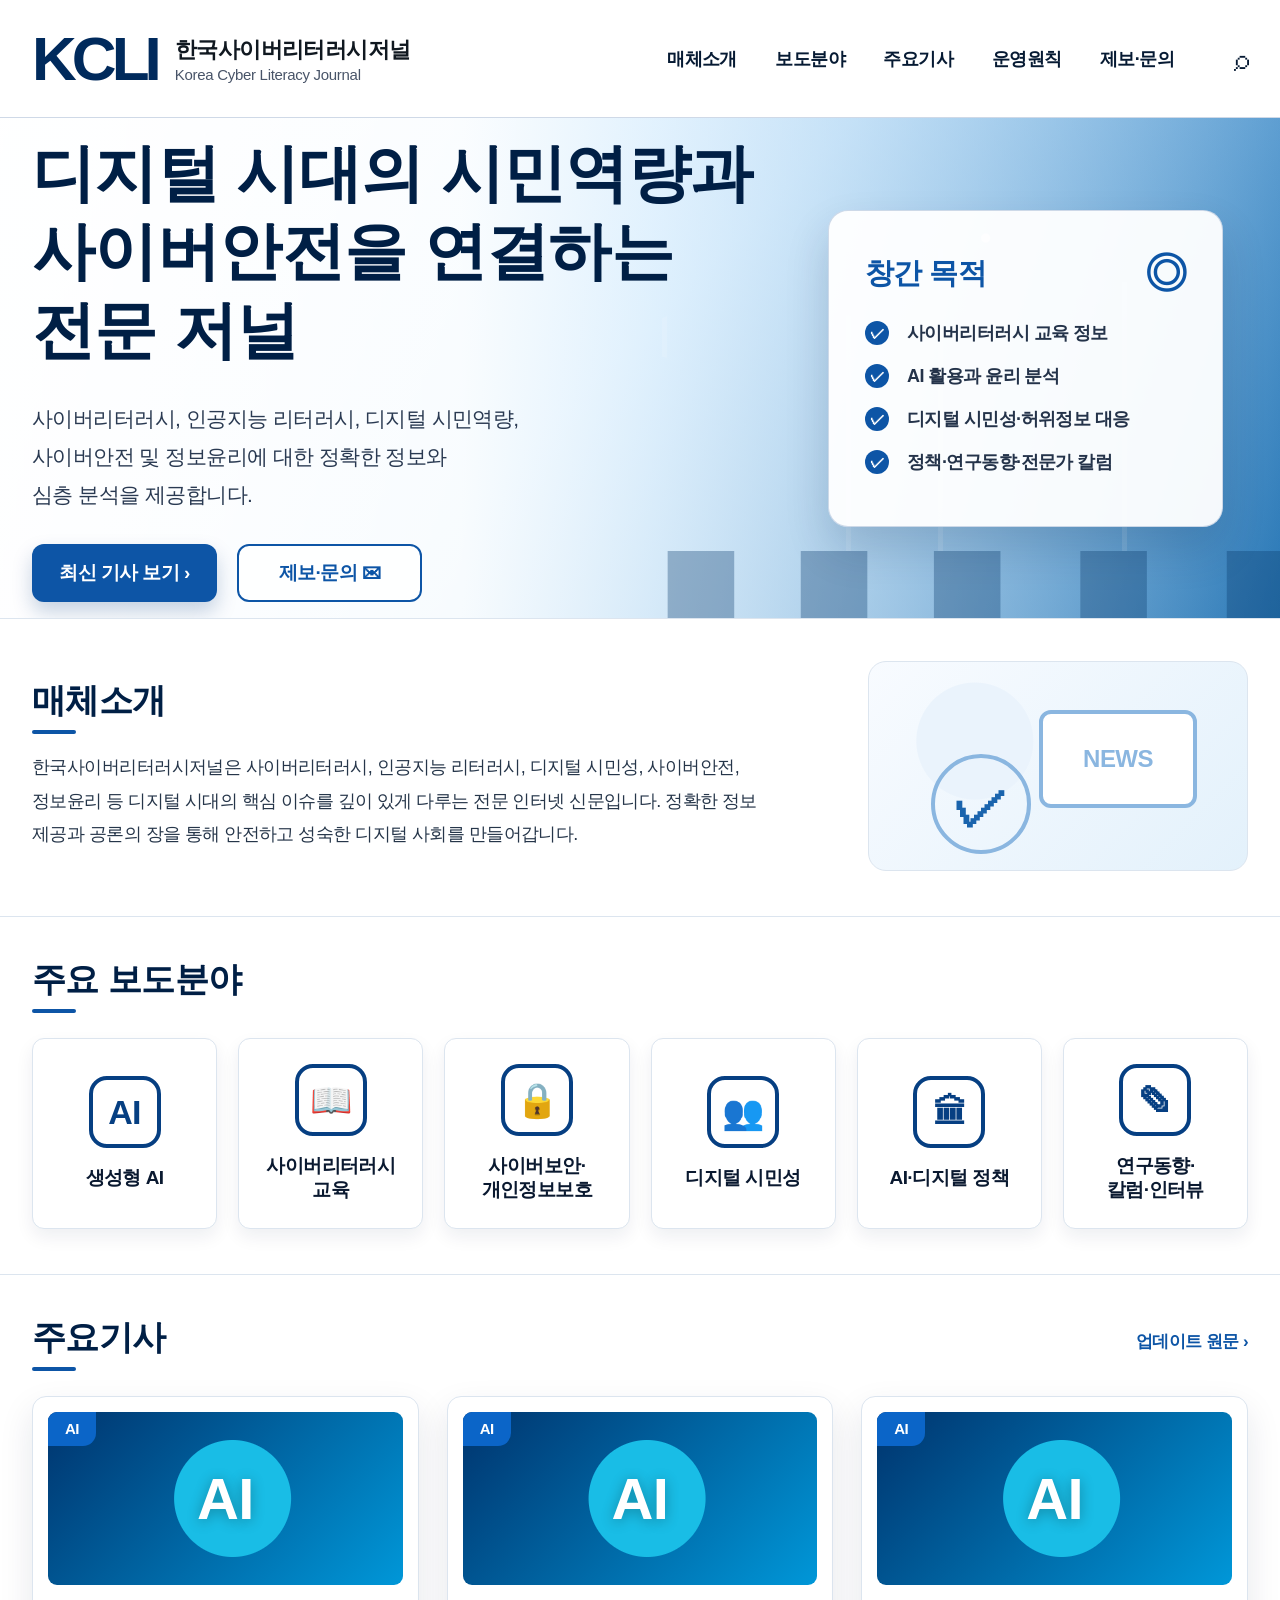
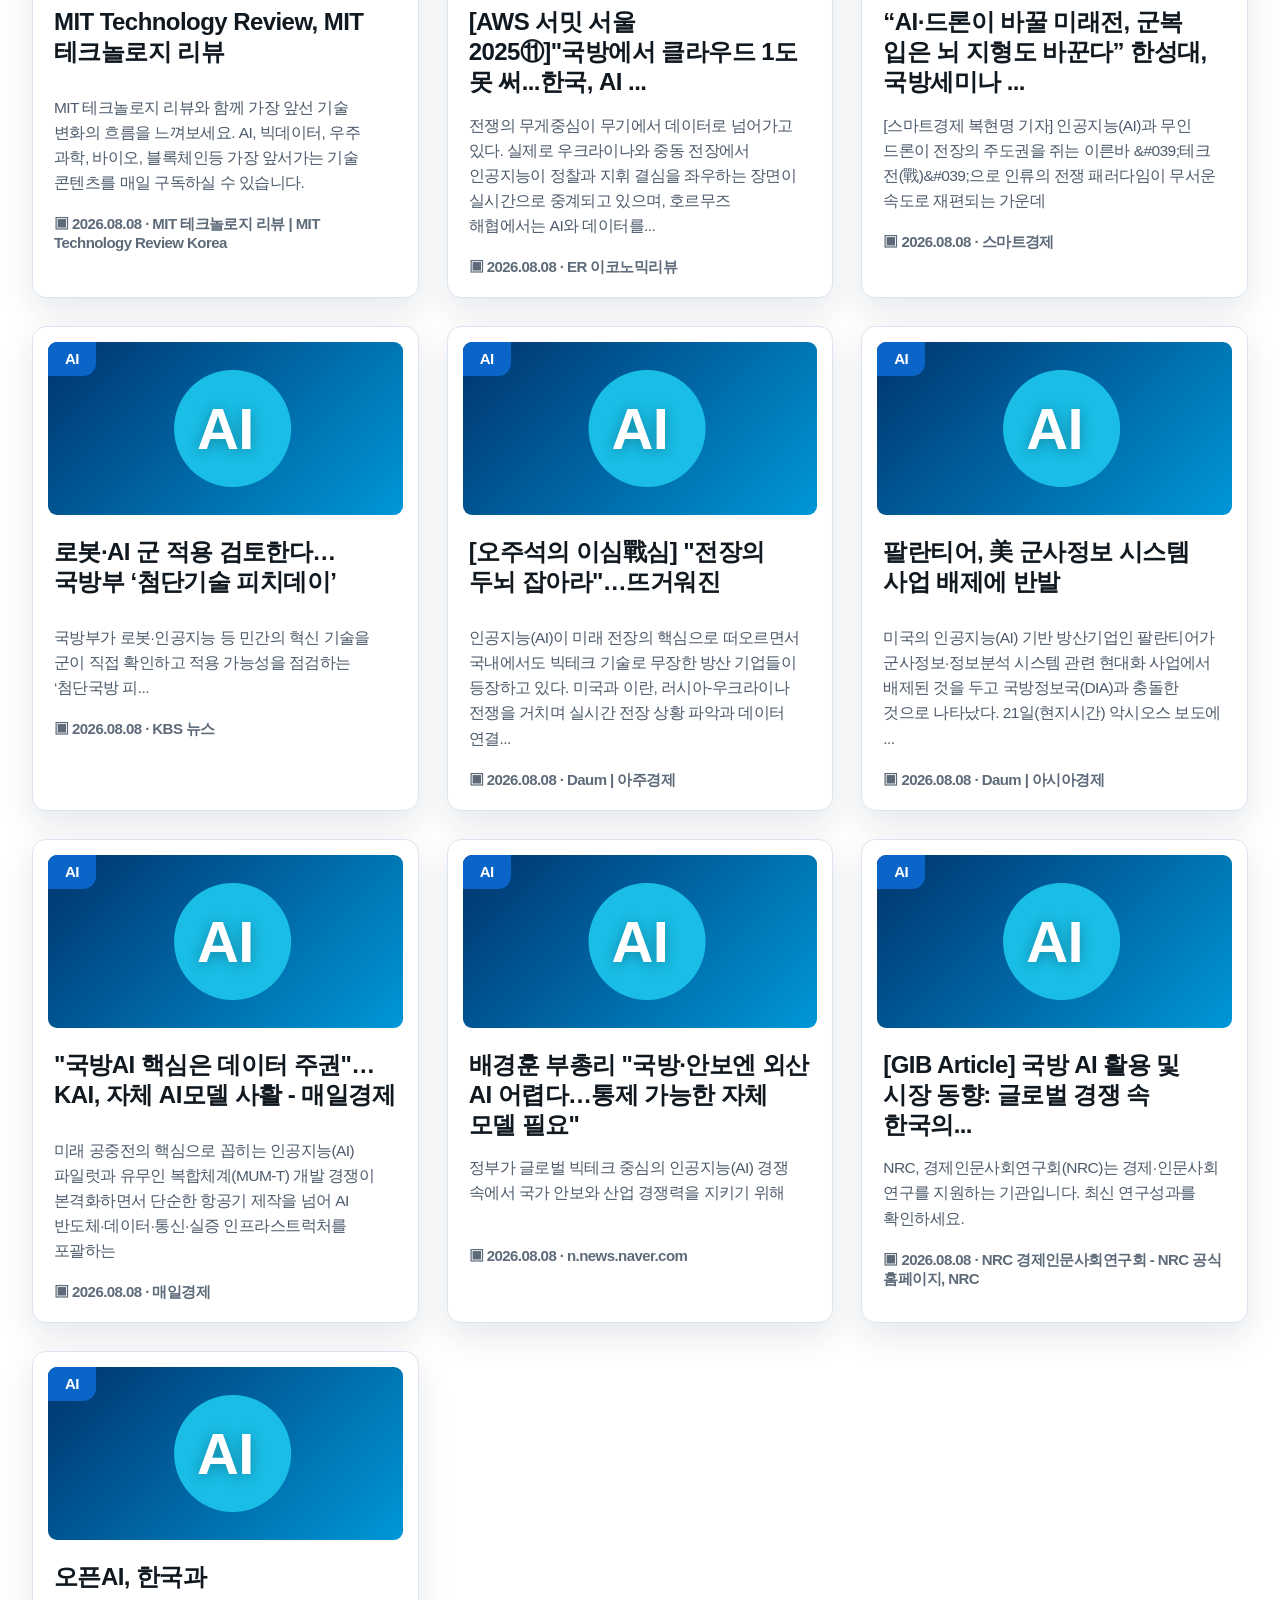
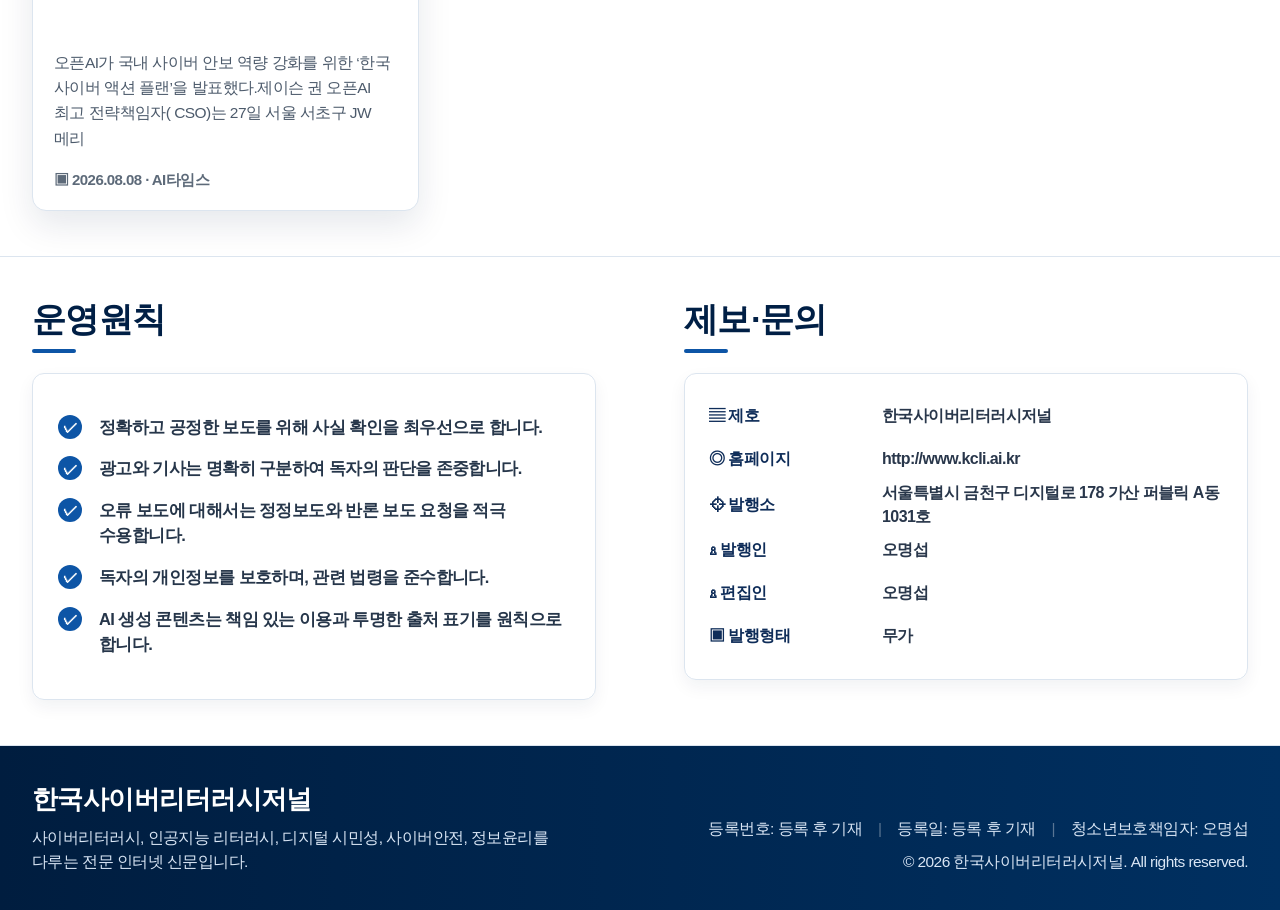
<file: index.html>
<!DOCTYPE html>
<html lang="ko">
<head>
  <meta charset="UTF-8" />
  <meta name="viewport" content="width=device-width, initial-scale=1.0" />
  <meta name="description" content="한국사이버리터러시저널 - 사이버리터러시, 인공지능 리터러시, 디지털 시민역량, 사이버안전 및 정보윤리 전문 인터넷신문" />
  <title>한국사이버리터러시저널</title>
  <style>
    *{box-sizing:border-box}
    html{scroll-behavior:smooth}
    body{margin:0;font-family:"Noto Sans KR","Malgun Gothic","Apple SD Gothic Neo","Segoe UI",Arial,sans-serif;color:#061a33;background:#fff;letter-spacing:-.035em;word-break:keep-all}
    a{text-decoration:none;color:inherit}
    .container{width:min(1320px,calc(100% - 64px));margin:0 auto}
    .top-header{position:sticky;top:0;z-index:100;height:118px;background:rgba(255,255,255,.96);border-bottom:1px solid #cfd9e7;backdrop-filter:blur(16px)}
    .header-inner{height:100%;display:grid;grid-template-columns:390px 1fr 46px;align-items:center;gap:28px}
    .brand{display:flex;align-items:center;gap:18px}
    .brand-logo{font-size:62px;line-height:1;font-weight:900;color:#002a5c;letter-spacing:-.08em}
    .brand-name strong{display:block;font-size:22px;font-weight:900;color:#101820}
    .brand-name em{display:block;margin-top:1px;font-size:15px;font-style:normal;color:#485468;letter-spacing:-.02em}
    .nav-menu{display:flex;justify-content:flex-end;align-items:center;gap:clamp(22px,3vw,58px);font-size:18px;font-weight:800}
    .nav-menu a:hover,.more-link:hover,.contact-panel a:hover{color:#0d55a6}
    .search{font-size:30px;text-align:right}
    .hero{min-height:500px;background:linear-gradient(90deg,rgba(255,255,255,.98) 0%,rgba(255,255,255,.92) 36%,rgba(240,248,255,.76) 51%,rgba(13,85,166,.18) 100%),radial-gradient(circle at 77% 24%,rgba(255,255,255,.95) 0 4px,transparent 5px),radial-gradient(circle at 90% 32%,rgba(255,255,255,.95) 0 4px,transparent 5px),linear-gradient(135deg,#e8f6ff 0%,#a7d7f8 48%,#2f7fb9 100%);border-bottom:1px solid #dce5ef;position:relative;overflow:hidden}
    .hero:after{content:"";position:absolute;right:0;bottom:0;width:52%;height:84%;background:linear-gradient(to top,#0b3d6d 0 16%,transparent 16%),repeating-linear-gradient(90deg,transparent 0 48px,rgba(255,255,255,.35) 48px 53px,transparent 53px 92px);opacity:.34;clip-path:polygon(0 35%,8% 28%,8% 100%,100% 100%,100% 4%,92% 4%,92% 100%,80% 100%,80% 20%,70% 20%,70% 100%,58% 100%,58% 12%,48% 12%,48% 100%,38% 100%,38% 28%,28% 28%,28% 100%,18% 100%,18% 42%)}
    .hero-inner{min-height:500px;position:relative;z-index:2;display:grid;grid-template-columns:1fr 420px;align-items:center;gap:72px}
    .hero h1{margin:0 0 30px;font-size:clamp(42px,5vw,63px);line-height:1.25;font-weight:900;color:#001f45}
    .hero p{margin:0;max-width:690px;font-size:21px;line-height:1.82;font-weight:500;color:#2a3a52}
    .hero-buttons{display:flex;gap:20px;align-items:center;margin-top:30px}
    .btn{height:58px;min-width:185px;display:inline-flex;align-items:center;justify-content:center;gap:13px;border-radius:12px;font-size:19px;font-weight:900}
    .btn-primary{color:#fff;background:#0d55a6;box-shadow:0 10px 20px rgba(0,55,121,.22)}
    .btn-outline{color:#0d55a6;background:rgba(255,255,255,.88);border:2px solid #0d55a6}
    .mission-card{width:395px;padding:35px 36px 33px;border-radius:20px;background:rgba(255,255,255,.95);border:1px solid rgba(190,205,224,.75);box-shadow:0 22px 44px rgba(0,31,69,.16)}
    .mission-head{display:flex;align-items:center;justify-content:space-between;margin-bottom:19px}
    .mission-head h2{margin:0;font-size:29px;color:#0d55a6;font-weight:900}
    .target{font-size:42px;color:#0d55a6;font-weight:900}
    .mission-card ul{list-style:none;padding:0;margin:0}
    .mission-card li{position:relative;padding-left:42px;margin:19px 0;font-size:18px;font-weight:700;color:#24334a}
    .mission-card li:before,.principles li:before{content:"✓";position:absolute;left:0;top:0;width:24px;height:24px;display:grid;place-items:center;border-radius:999px;color:#fff;background:#0d55a6;font-size:15px;font-weight:900}
    .section{padding:42px 0 45px;border-bottom:1px solid #dce5ef}
    .section h2,.panel h2{position:relative;display:inline-block;margin:0 0 31px;font-size:34px;line-height:1.18;font-weight:900;color:#001f45}
    .section h2:after,.panel h2:after{content:"";position:absolute;left:0;bottom:-14px;width:44px;height:4px;border-radius:100px;background:#0d55a6}
    .about-grid{display:grid;grid-template-columns:1fr 380px;align-items:center;gap:60px}
    .about-grid p{margin:0;max-width:760px;font-size:18px;line-height:1.86;color:#26364a;font-weight:500}
    .about-visual{height:210px;border-radius:18px;background:radial-gradient(circle at 28% 38%,#eaf3fc 0 58px,transparent 59px),linear-gradient(135deg,#f8fbff,#e3f1fb);border:1px solid #dce5ef;position:relative}
    .about-visual:before{content:"✓";position:absolute;left:62px;top:92px;width:92px;height:92px;border:4px solid #8ab6e0;border-radius:50%;display:grid;place-items:center;color:#1a64ad;font-size:56px;font-weight:900}
    .about-visual:after{content:"NEWS";position:absolute;right:50px;top:48px;width:150px;height:90px;border:4px solid #8ab6e0;border-radius:12px;background:white;color:#8ab6e0;font-weight:900;font-size:24px;display:grid;place-items:center}
    .coverage-grid{display:grid;grid-template-columns:repeat(6,1fr);gap:21px;margin-top:8px}
    .coverage-grid article{min-height:170px;display:grid;align-content:center;justify-items:center;gap:18px;padding:25px 12px;border:1px solid #dce5ef;border-radius:12px;background:#fff;box-shadow:0 8px 18px rgba(0,31,69,.07)}
    .icon{width:72px;height:72px;border:4px solid #063f82;border-radius:18px;display:grid;place-items:center;color:#063f82;font-size:34px;font-weight:900}
    .coverage-grid h3{margin:0;color:#0a1930;font-size:19px;line-height:1.28;text-align:center;font-weight:900}
    .title-row{display:flex;align-items:start;justify-content:space-between;gap:20px}
    .more-link{margin-top:13px;color:#0d55a6;font-size:17px;font-weight:900}
    .article-grid{display:grid;grid-template-columns:repeat(3,1fr);gap:28px;margin-top:8px}
    .article-card{overflow:hidden;border:1px solid #dce5ef;border-radius:14px;background:#fff;box-shadow:0 14px 34px rgba(0,31,69,.1)}
    .article-source{display:block;height:100%}
    .thumb{position:relative;height:173px;margin:15px 15px 0;border-radius:9px;overflow:hidden;display:grid;place-items:center;color:white}
    .thumb.ai{background:radial-gradient(circle at 52% 50%,#19bde6 0 58px,transparent 59px),linear-gradient(135deg,#00346e,#0097d8)}
    .thumb.edu{background:linear-gradient(135deg,#dce6f0,#b7c7d8);color:#1b365d}
    .thumb.sec{background:linear-gradient(135deg,#0a1430,#005983)}
    .thumb strong{font-size:58px;text-shadow:0 2px 14px rgba(0,0,0,.3)}
    .thumb.sec strong{font-size:34px;color:#ffb4b4;text-align:center}
    .pill{position:absolute;left:0;top:0;padding:8px 17px 9px;border-radius:0 0 13px 0;color:#fff;font-size:15px;font-weight:900}
    .blue{background:#0b65c8}.green{background:#1fb157}.purple{background:#6e35c8}
    .article-body{padding:22px 21px 20px}
    .article-body h3{min-height:73px;margin:0 0 15px;color:#101820;font-size:24px;line-height:1.26;font-weight:900}
    .article-body p{min-height:72px;margin:0 0 20px;color:#4c5a6b;font-size:15.5px;line-height:1.62;font-weight:500}
    .article-body time{color:#5d6a79;font-size:15px;font-weight:600}
    .bottom-grid{display:grid;grid-template-columns:1fr 1fr;gap:88px}
    .panel h2{margin-bottom:34px}
    .principles{margin:0;padding:25px;list-style:none;border:1px solid #dce5ef;border-radius:12px;box-shadow:0 7px 17px rgba(0,31,69,.06)}
    .principles li{position:relative;margin:16px 0;padding-left:41px;font-size:16.5px;line-height:1.55;color:#26364a;font-weight:600}
    .contact-panel dl{margin:0;padding:21px 24px;border:1px solid #dce5ef;border-radius:12px;box-shadow:0 7px 17px rgba(0,31,69,.06)}
    .contact-panel dl div{display:grid;grid-template-columns:155px 1fr;gap:18px;align-items:center;min-height:43px}
    .contact-panel dt,.contact-panel dd{margin:0;font-size:16px;line-height:1.5}
    .contact-panel dt{color:#0f2d59;font-weight:900}.contact-panel dd{color:#29374b;font-weight:600}
    .site-footer{background:linear-gradient(90deg,#001d3f,#003061);color:#fff;padding:36px 0}
    .footer-grid{display:grid;grid-template-columns:1fr 1.2fr;gap:44px;align-items:end}
    .site-footer strong{font-size:26px;font-weight:900}
    .site-footer p{margin:9px 0 0;color:#d9e6f5;font-size:15.5px;line-height:1.55}
    .footer-meta{text-align:right}.footer-meta span{display:inline-block;margin:0 12px;color:rgba(255,255,255,.35)}
    @media(max-width:1100px){.top-header{height:auto}.header-inner{grid-template-columns:1fr 40px;padding:18px 0}.brand{grid-column:1/2}.nav-menu{grid-column:1/-1;justify-content:flex-start;flex-wrap:wrap;gap:15px 26px}.search{grid-column:2/3;grid-row:1}.hero-inner{grid-template-columns:1fr;padding:62px 0}.mission-card{width:min(100%,440px)}.about-grid,.bottom-grid,.footer-grid{grid-template-columns:1fr}.coverage-grid{grid-template-columns:repeat(3,1fr)}.article-grid{grid-template-columns:1fr}.footer-meta{text-align:left}}
    @media(max-width:640px){.container{width:min(100% - 32px,1320px)}.brand-logo{font-size:42px}.brand-name strong{font-size:18px}.brand-name em{font-size:12px}.nav-menu{font-size:15px}.hero h1{font-size:34px}.hero p{font-size:17px}.hero-buttons{align-items:stretch;flex-direction:column}.btn{width:100%}.mission-card{padding:25px 24px}.coverage-grid{grid-template-columns:repeat(2,1fr)}.contact-panel dl div{grid-template-columns:1fr;gap:3px;padding:8px 0}}
  </style>
</head>
<body>
  <header class="top-header">
    <div class="container header-inner">
      <a class="brand" href="#top"><span class="brand-logo">KCLI</span><span class="brand-name"><strong>한국사이버리터러시저널</strong><em>Korea Cyber Literacy Journal</em></span></a>
      <nav class="nav-menu"><a href="#about">매체소개</a><a href="#coverage">보도분야</a><a href="#articles">주요기사</a><a href="#principles">운영원칙</a><a href="#contact">제보·문의</a></nav>
      <a class="search" href="#articles">⌕</a>
    </div>
  </header>

  <main id="top">
    <section class="hero">
      <div class="container hero-inner">
        <div><h1>디지털 시대의 시민역량과<br/>사이버안전을 연결하는 전문 저널</h1><p>사이버리터러시, 인공지능 리터러시, 디지털 시민역량,<br/>사이버안전 및 정보윤리에 대한 정확한 정보와<br/>심층 분석을 제공합니다.</p><div class="hero-buttons"><a class="btn btn-primary" href="#articles">최신 기사 보기 ›</a><a class="btn btn-outline" href="#contact">제보·문의 ✉</a></div></div>
        <aside class="mission-card"><div class="mission-head"><h2>창간 목적</h2><span class="target">◎</span></div><ul><li>사이버리터러시 교육 정보</li><li>AI 활용과 윤리 분석</li><li>디지털 시민성·허위정보 대응</li><li>정책·연구동향·전문가 칼럼</li></ul></aside>
      </div>
    </section>

    <section id="about" class="section"><div class="container about-grid"><div><h2>매체소개</h2><p>한국사이버리터러시저널은 사이버리터러시, 인공지능 리터러시, 디지털 시민성, 사이버안전, 정보윤리 등 디지털 시대의 핵심 이슈를 깊이 있게 다루는 전문 인터넷 신문입니다. 정확한 정보 제공과 공론의 장을 통해 안전하고 성숙한 디지털 사회를 만들어갑니다.</p></div><div class="about-visual"></div></div></section>

    <section id="coverage" class="section"><div class="container"><h2>주요 보도분야</h2><div class="coverage-grid"><article><div class="icon">AI</div><h3>생성형 AI</h3></article><article><div class="icon">📖</div><h3>사이버리터러시<br/>교육</h3></article><article><div class="icon">🔒</div><h3>사이버보안·<br/>개인정보보호</h3></article><article><div class="icon">👥</div><h3>디지털 시민성</h3></article><article><div class="icon">🏛</div><h3>AI·디지털 정책</h3></article><article><div class="icon">✎</div><h3>연구동향·<br/>칼럼·인터뷰</h3></article></div></div></section>

    <section id="articles" class="section"><div class="container"><div class="title-row"><h2>주요기사</h2><a class="more-link" href="data/daily-articles.json" target="_blank" rel="noopener noreferrer">업데이트 원문 ›</a></div><div class="article-grid">
      <!-- daily-articles:start -->
      <article class="article-card"><a class="article-source" href="https://www.technologyreview.kr/" target="_blank" rel="noopener noreferrer"><div class="thumb ai"><span class="pill blue">AI</span><strong>AI</strong></div><div class="article-body"><h3>MIT Technology Review, MIT 테크놀로지 리뷰</h3><p>MIT 테크놀로지 리뷰와 함께 가장 앞선 기술 변화의 흐름을 느껴보세요. AI, 빅데이터, 우주 과학, 바이오, 블록체인등 가장 앞서가는 기술 콘텐츠를 매일 구독하실 수 있습니다.</p><time>▣ 2026.08.08 · MIT 테크놀로지 리뷰 | MIT Technology Review Korea</time></div></a></article>
      <article class="article-card"><a class="article-source" href="https://www.econovill.com/news/articleView.html?idxno=740508" target="_blank" rel="noopener noreferrer"><div class="thumb ai"><span class="pill blue">AI</span><strong>AI</strong></div><div class="article-body"><h3>[AWS 서밋 서울 2025⑪]&quot;국방에서 클라우드 1도 못 써...한국, AI ...</h3><p>전쟁의 무게중심이 무기에서 데이터로 넘어가고 있다. 실제로 우크라이나와 중동 전장에서 인공지능이 정찰과 지휘 결심을 좌우하는 장면이 실시간으로 중계되고 있으며, 호르무즈 해협에서는 AI와 데이터를...</p><time>▣ 2026.08.08 · ER 이코노믹리뷰</time></div></a></article>
      <article class="article-card"><a class="article-source" href="https://www.dailysmart.co.kr/news/articleView.html?idxno=124378" target="_blank" rel="noopener noreferrer"><div class="thumb ai"><span class="pill blue">AI</span><strong>AI</strong></div><div class="article-body"><h3>“AI·드론이 바꿀 미래전, 군복 입은 뇌 지형도 바꾼다” 한성대, 국방세미나 ...</h3><p>[스마트경제 복현명 기자] 인공지능(AI)과 무인 드론이 전장의 주도권을 쥐는 이른바 &amp;#039;테크 전(戰)&amp;#039;으로 인류의 전쟁 패러다임이 무서운 속도로 재편되는 가운데</p><time>▣ 2026.08.08 · 스마트경제</time></div></a></article>
      <article class="article-card"><a class="article-source" href="https://news.kbs.co.kr/news/pc/view/view.do?ncd=8566882&amp;ref=A" target="_blank" rel="noopener noreferrer"><div class="thumb ai"><span class="pill blue">AI</span><strong>AI</strong></div><div class="article-body"><h3>로봇·AI 군 적용 검토한다…국방부 ‘첨단기술 피치데이’</h3><p>국방부가 로봇·인공지능 등 민간의 혁신 기술을 군이 직접 확인하고 적용 가능성을 점검하는 ‘첨단국방 피...</p><time>▣ 2026.08.08 · KBS 뉴스</time></div></a></article>
      <article class="article-card"><a class="article-source" href="https://v.daum.net/v/20260521162939853" target="_blank" rel="noopener noreferrer"><div class="thumb ai"><span class="pill blue">AI</span><strong>AI</strong></div><div class="article-body"><h3>[오주석의 이심戰심] &quot;전장의 두뇌 잡아라&quot;…뜨거워진</h3><p>인공지능(AI)이 미래 전장의 핵심으로 떠오르면서 국내에서도 빅테크 기술로 무장한 방산 기업들이 등장하고 있다. 미국과 이란, 러시아-우크라이나 전쟁을 거치며 실시간 전장 상황 파악과 데이터 연결...</p><time>▣ 2026.08.08 · Daum | 아주경제</time></div></a></article>
      <article class="article-card"><a class="article-source" href="https://v.daum.net/v/20260521222202431?shem=rimspwouoe" target="_blank" rel="noopener noreferrer"><div class="thumb ai"><span class="pill blue">AI</span><strong>AI</strong></div><div class="article-body"><h3>팔란티어, 美 군사정보 시스템 사업 배제에 반발</h3><p>미국의 인공지능(AI) 기반 방산기업인 팔란티어가 군사정보·정보분석 시스템 관련 현대화 사업에서 배제된 것을 두고 국방정보국(DIA)과 충돌한 것으로 나타났다. 21일(현지시간) 악시오스 보도에 ...</p><time>▣ 2026.08.08 · Daum | 아시아경제</time></div></a></article>
      <article class="article-card"><a class="article-source" href="https://www.mk.co.kr/news/business/12057015" target="_blank" rel="noopener noreferrer"><div class="thumb ai"><span class="pill blue">AI</span><strong>AI</strong></div><div class="article-body"><h3>&quot;국방AI 핵심은 데이터 주권&quot;…KAI, 자체 AI모델 사활 - 매일경제</h3><p>미래 공중전의 핵심으로 꼽히는 인공지능(AI) 파일럿과 유무인 복합체계(MUM-T) 개발 경쟁이 본격화하면서 단순한 항공기 제작을 넘어 AI 반도체·데이터·통신·실증 인프라스트럭처를 포괄하는</p><time>▣ 2026.08.08 · 매일경제</time></div></a></article>
      <article class="article-card"><a class="article-source" href="https://n.news.naver.com/article/092/0002424217?sid=105" target="_blank" rel="noopener noreferrer"><div class="thumb ai"><span class="pill blue">AI</span><strong>AI</strong></div><div class="article-body"><h3>배경훈 부총리 &quot;국방·안보엔 외산 AI 어렵다…통제 가능한 자체 모델 필요&quot;</h3><p>정부가 글로벌 빅테크 중심의 인공지능(AI) 경쟁 속에서 국가 안보와 산업 경쟁력을 지키기 위해</p><time>▣ 2026.08.08 · n.news.naver.com</time></div></a></article>
      <article class="article-card"><a class="article-source" href="https://www.nrc.re.kr/board.es?mid=a12201000000&amp;bid=0008&amp;list_no=179783&amp;otp_id=&amp;act=view" target="_blank" rel="noopener noreferrer"><div class="thumb ai"><span class="pill blue">AI</span><strong>AI</strong></div><div class="article-body"><h3>[GIB Article] 국방 AI 활용 및 시장 동향: 글로벌 경쟁 속 한국의...</h3><p>NRC, 경제인문사회연구회(NRC)는 경제·인문사회 연구를 지원하는 기관입니다. 최신 연구성과를 확인하세요.</p><time>▣ 2026.08.08 ·  NRC 경제인문사회연구회 - NRC 공식 홈페이지, NRC</time></div></a></article>
      <article class="article-card"><a class="article-source" href="https://share.google/OesnqpU5RliehtN1y" target="_blank" rel="noopener noreferrer"><div class="thumb ai"><span class="pill blue">AI</span><strong>AI</strong></div><div class="article-body"><h3>오픈AI, 한국과</h3><p>오픈AI가 국내 사이버 안보 역량 강화를 위한 ‘한국 사이버 액션 플랜’을 발표했다.제이슨 권 오픈AI 최고 전략책임자( CSO)는 27일 서울 서초구 JW 메리</p><time>▣ 2026.08.08 · AI타임스</time></div></a></article>
      <!-- daily-articles:end -->
    </div></div></section>

    <section class="section"><div class="container bottom-grid"><section id="principles" class="panel"><h2>운영원칙</h2><ul class="principles"><li>정확하고 공정한 보도를 위해 사실 확인을 최우선으로 합니다.</li><li>광고와 기사는 명확히 구분하여 독자의 판단을 존중합니다.</li><li>오류 보도에 대해서는 정정보도와 반론 보도 요청을 적극 수용합니다.</li><li>독자의 개인정보를 보호하며, 관련 법령을 준수합니다.</li><li>AI 생성 콘텐츠는 책임 있는 이용과 투명한 출처 표기를 원칙으로 합니다.</li></ul></section><section id="contact" class="panel contact-panel"><h2>제보·문의</h2><dl><div><dt>▤ 제호</dt><dd>한국사이버리터러시저널</dd></div><div><dt>◎ 홈페이지</dt><dd><a href="http://www.kcli.ai.kr">http://www.kcli.ai.kr</a></dd></div><div><dt>⌖ 발행소</dt><dd>서울특별시 금천구 디지털로 178 가산 퍼블릭 A동 1031호</dd></div><div><dt>♙ 발행인</dt><dd>오명섭</dd></div><div><dt>♙ 편집인</dt><dd>오명섭</dd></div><div><dt>▣ 발행형태</dt><dd>무가</dd></div></dl></section></div></section>
  </main>

  <footer class="site-footer"><div class="container footer-grid"><div><strong>한국사이버리터러시저널</strong><p>사이버리터러시, 인공지능 리터러시, 디지털 시민성, 사이버안전, 정보윤리를 다루는 전문 인터넷 신문입니다.</p></div><div class="footer-meta"><p>등록번호: 등록 후 기재 <span>|</span> 등록일: 등록 후 기재 <span>|</span> 청소년보호책임자: 오명섭</p><p>© 2026 한국사이버리터러시저널. All rights reserved.</p></div></div></footer>
</body>
</html>
</file>
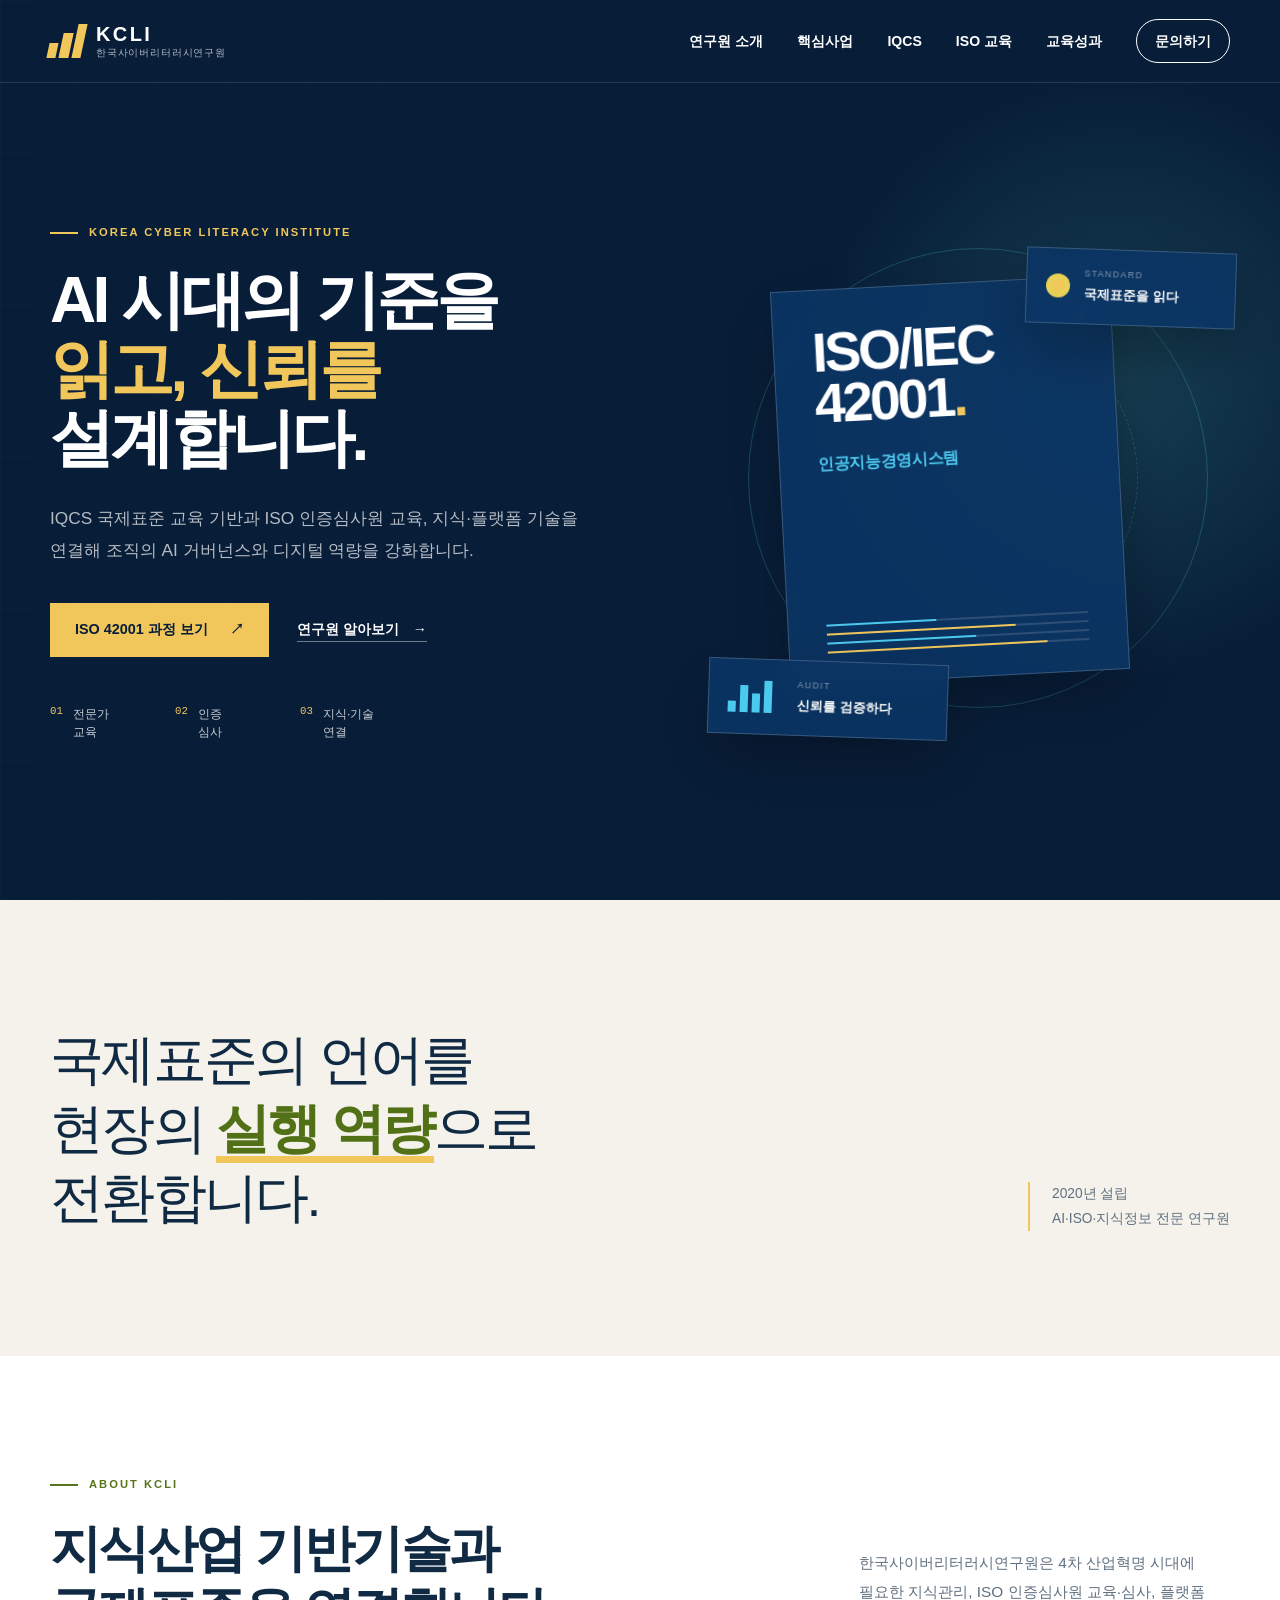
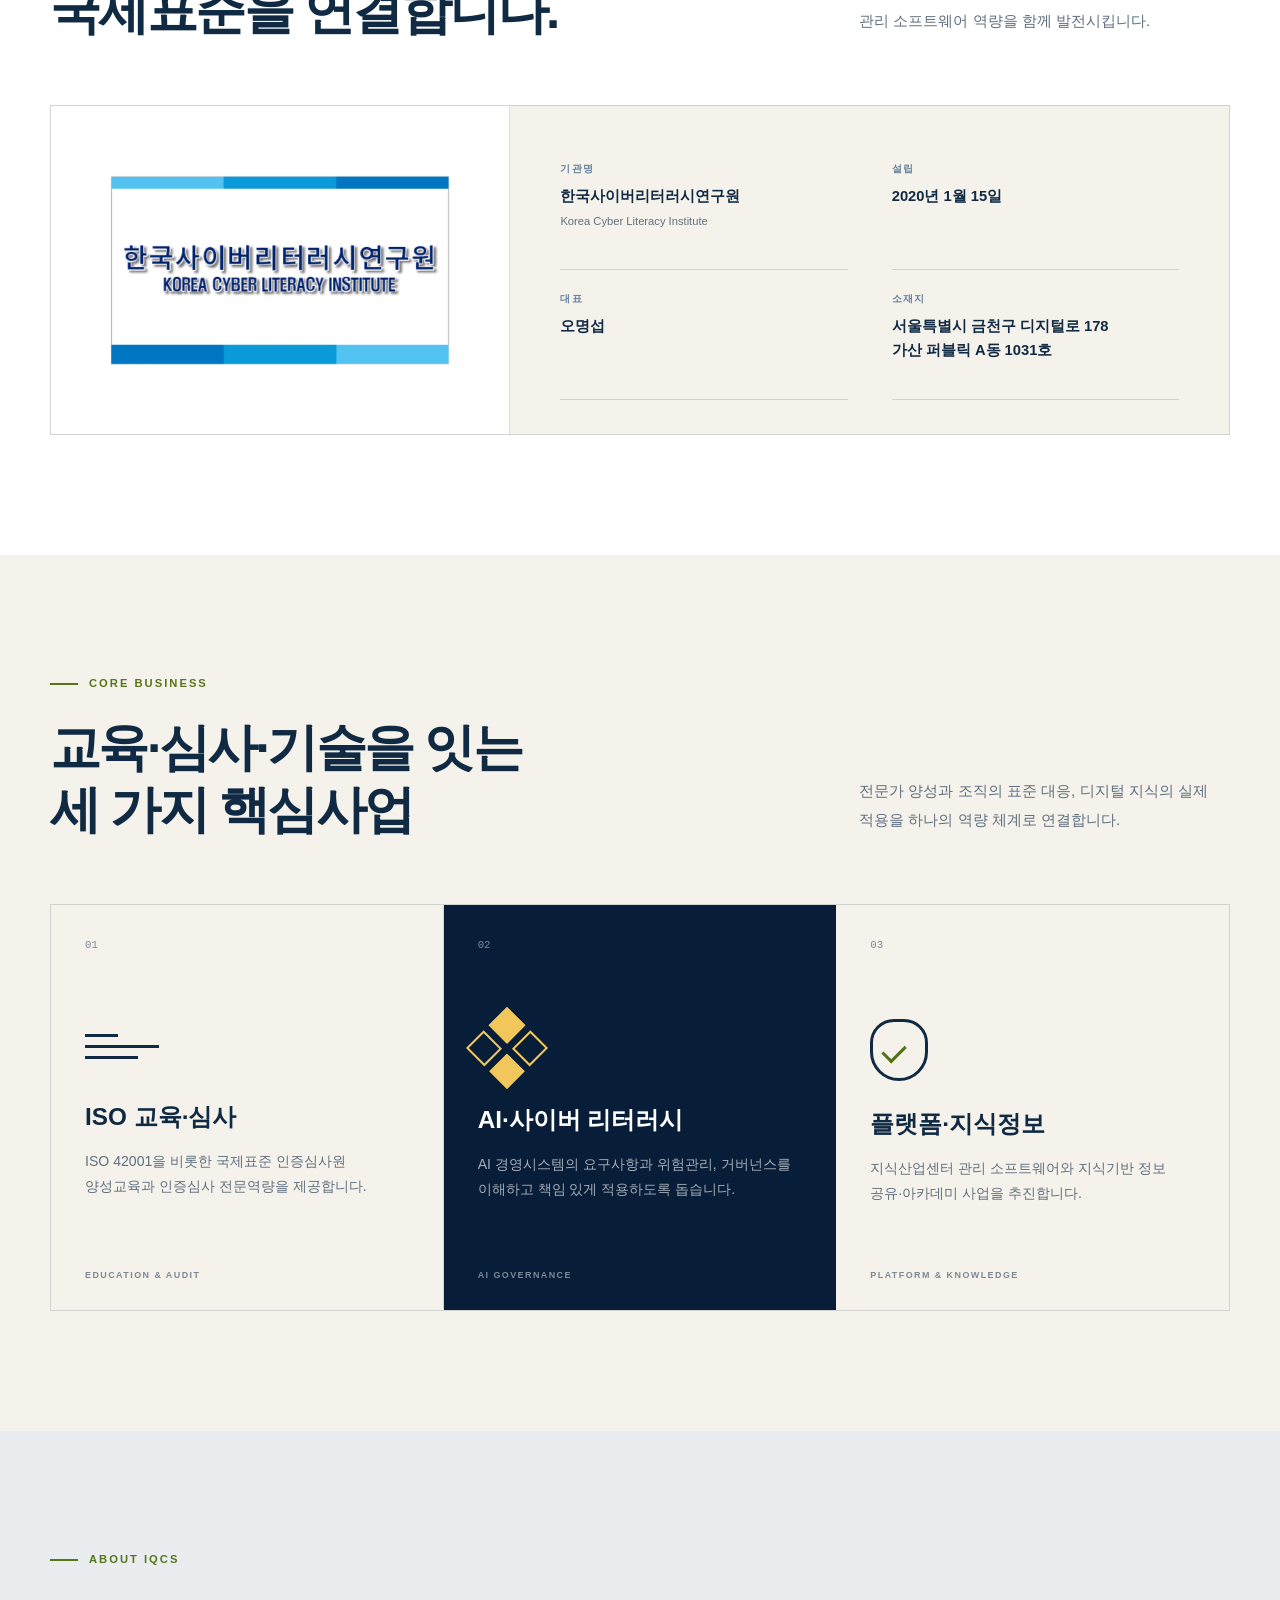
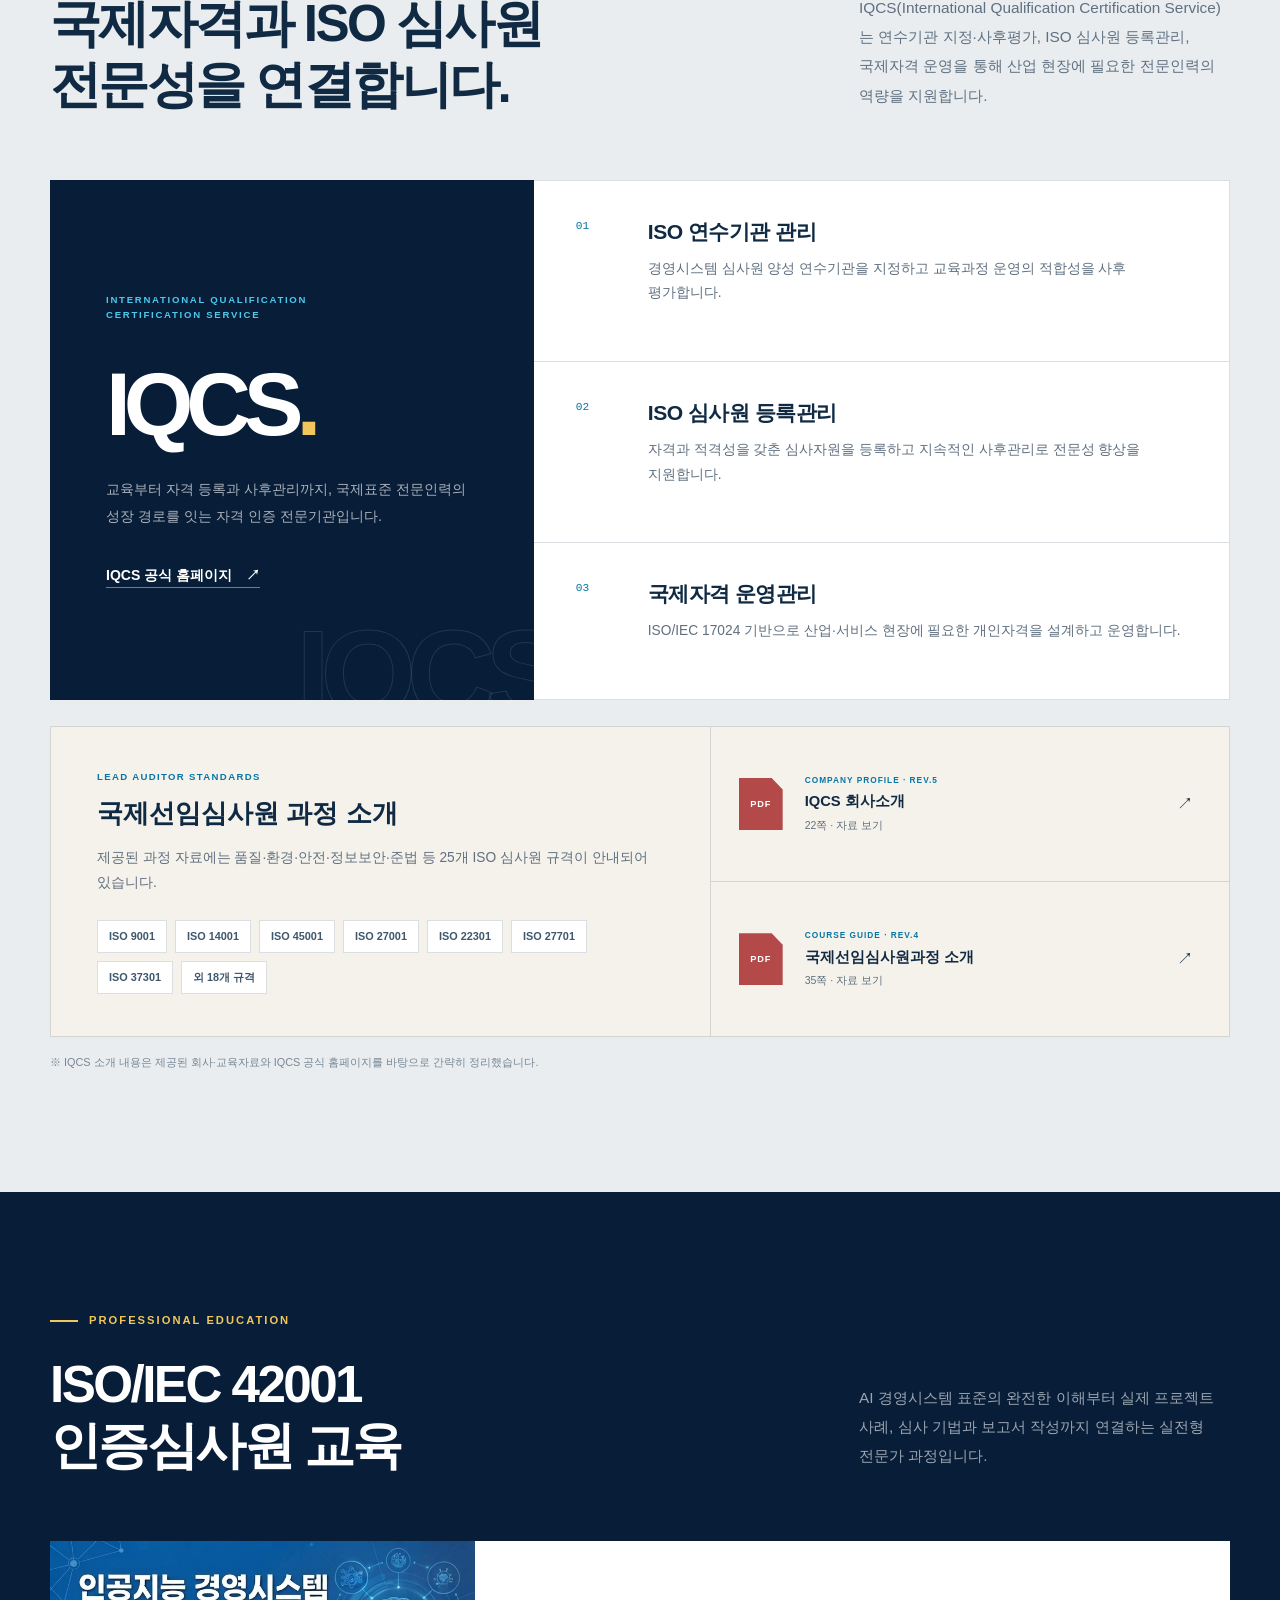
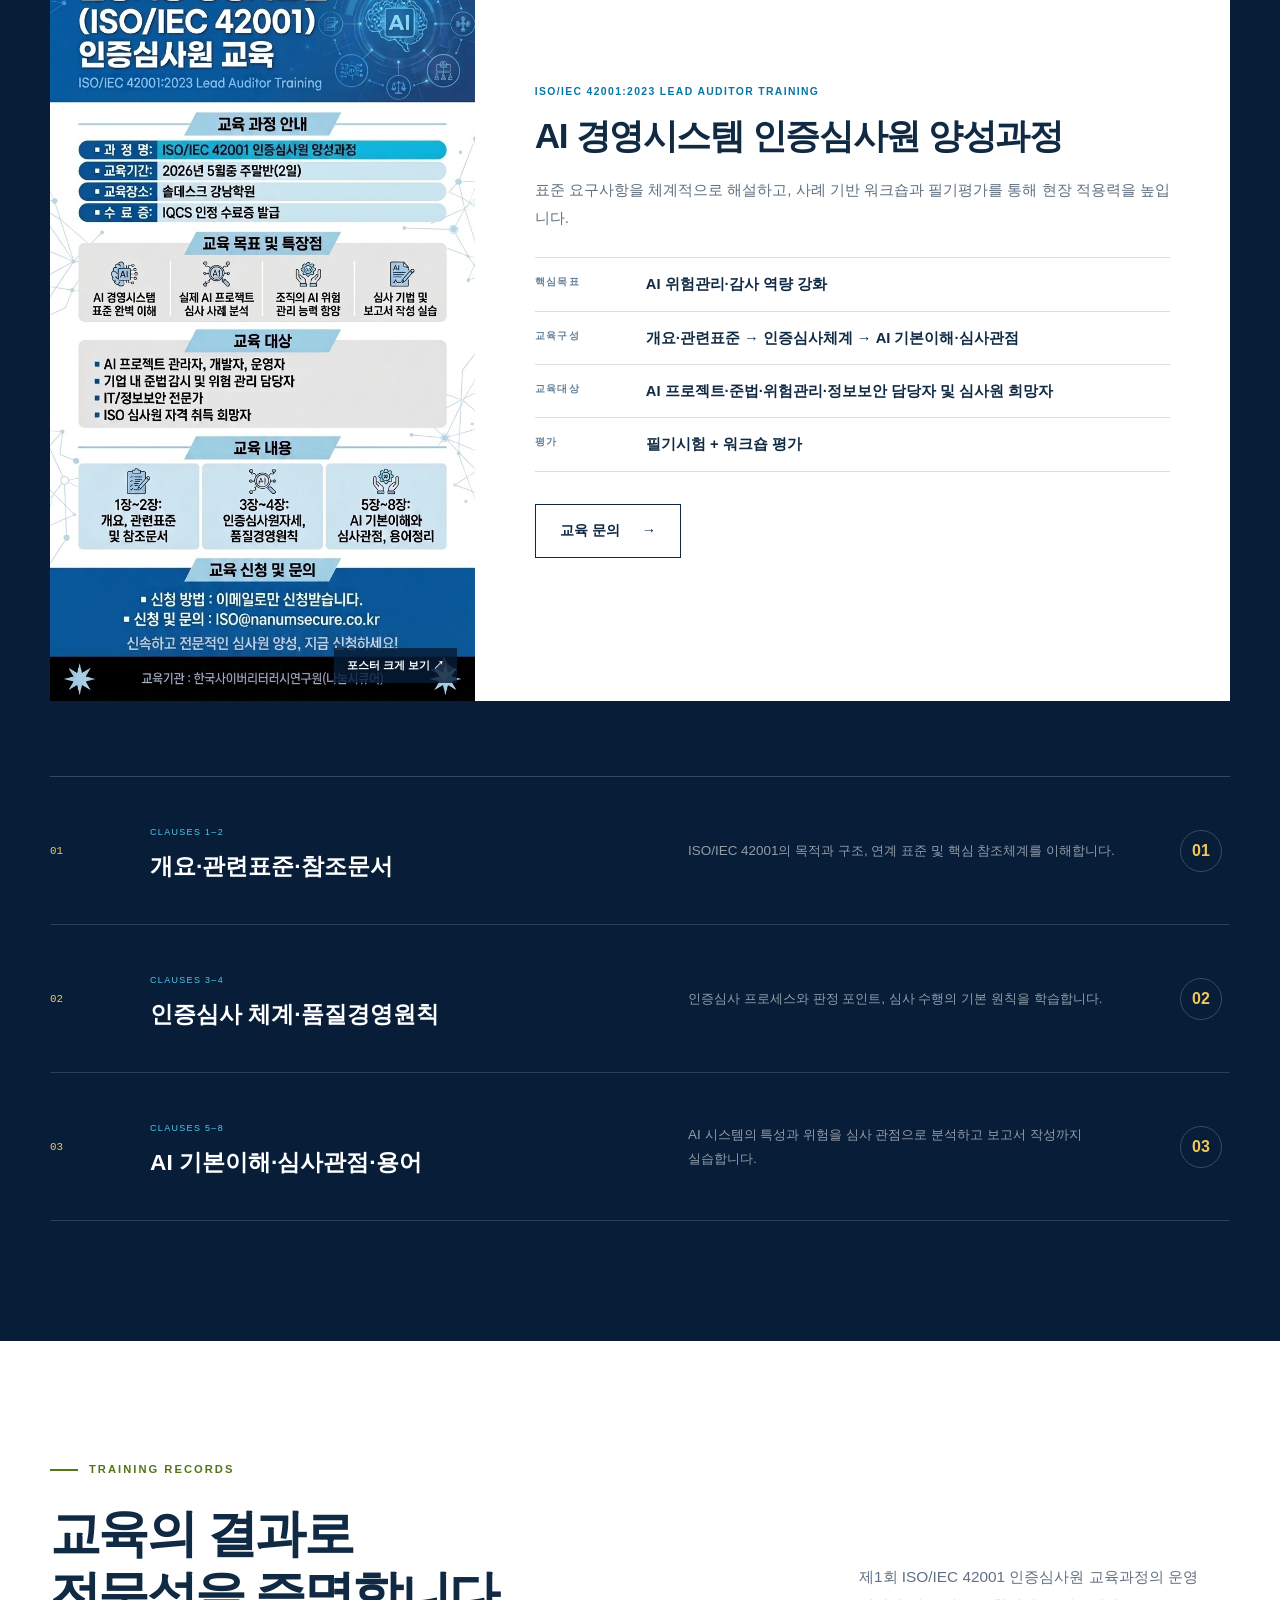
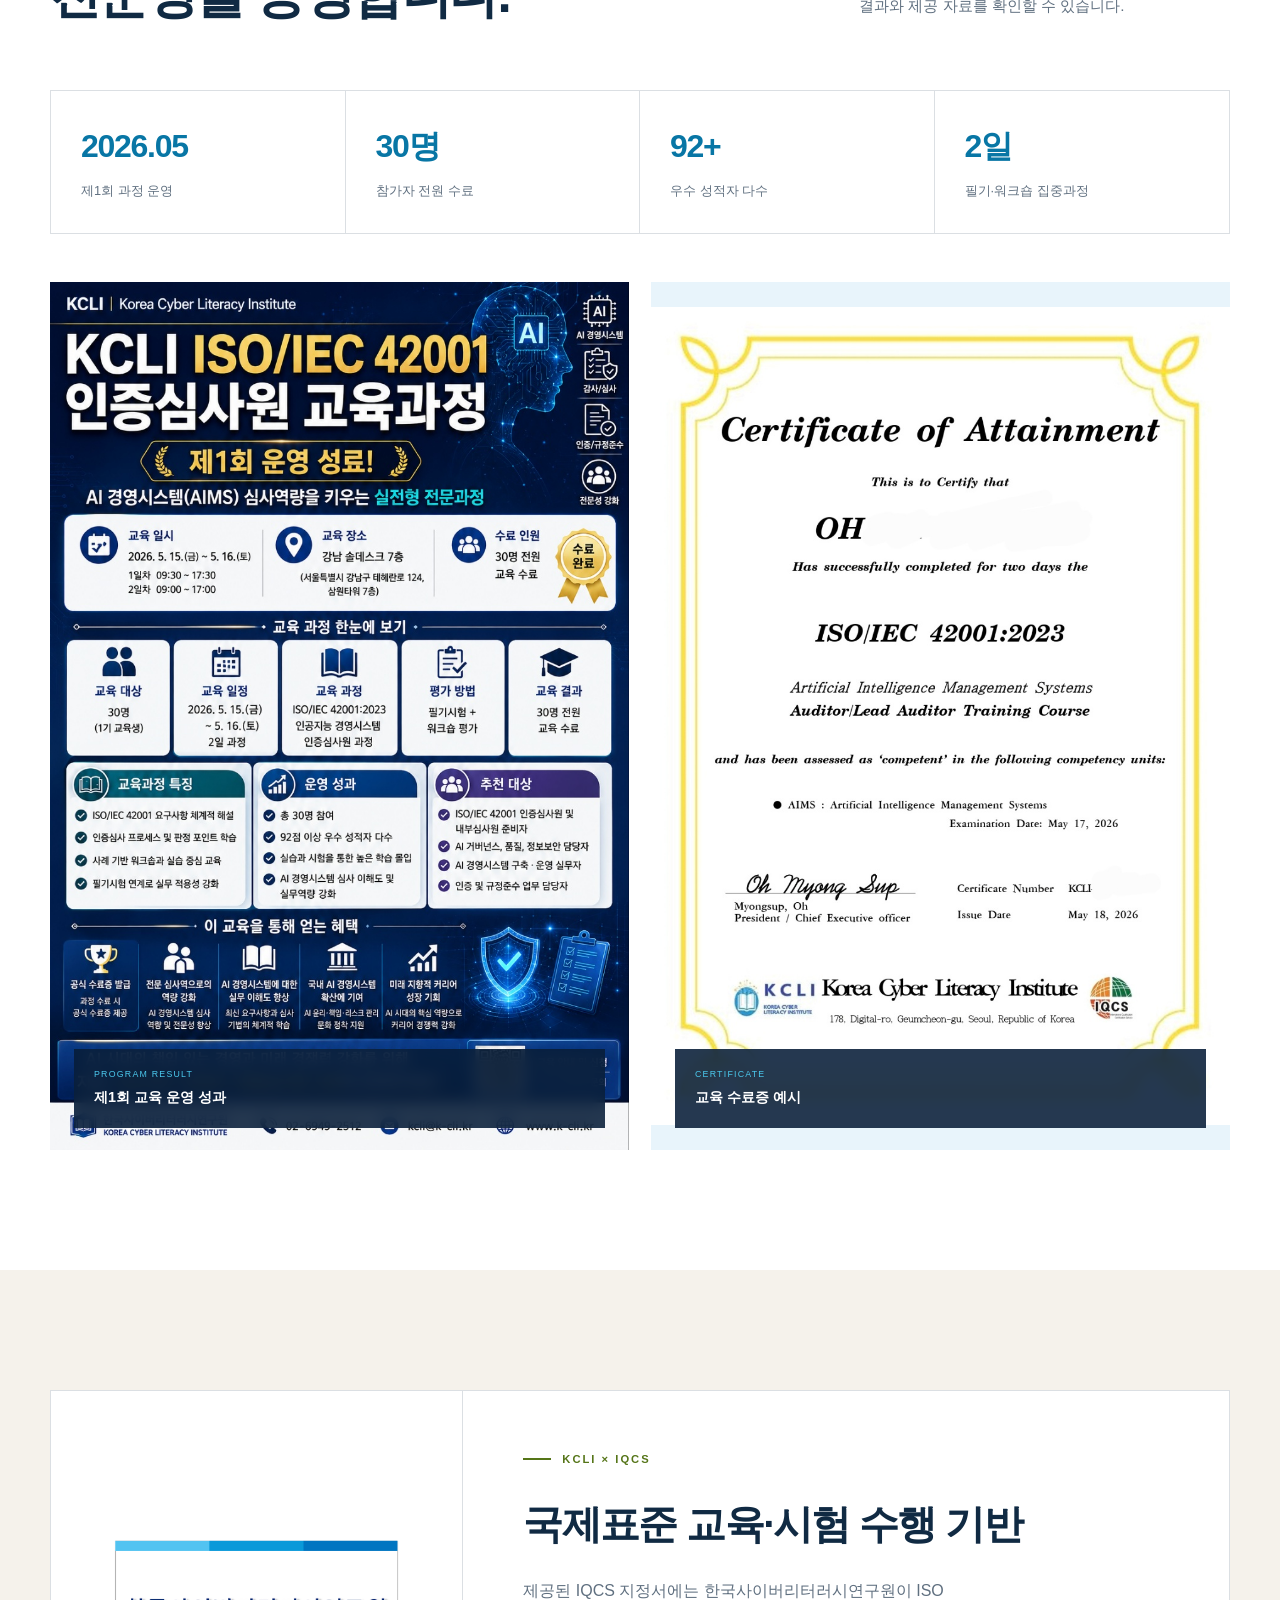
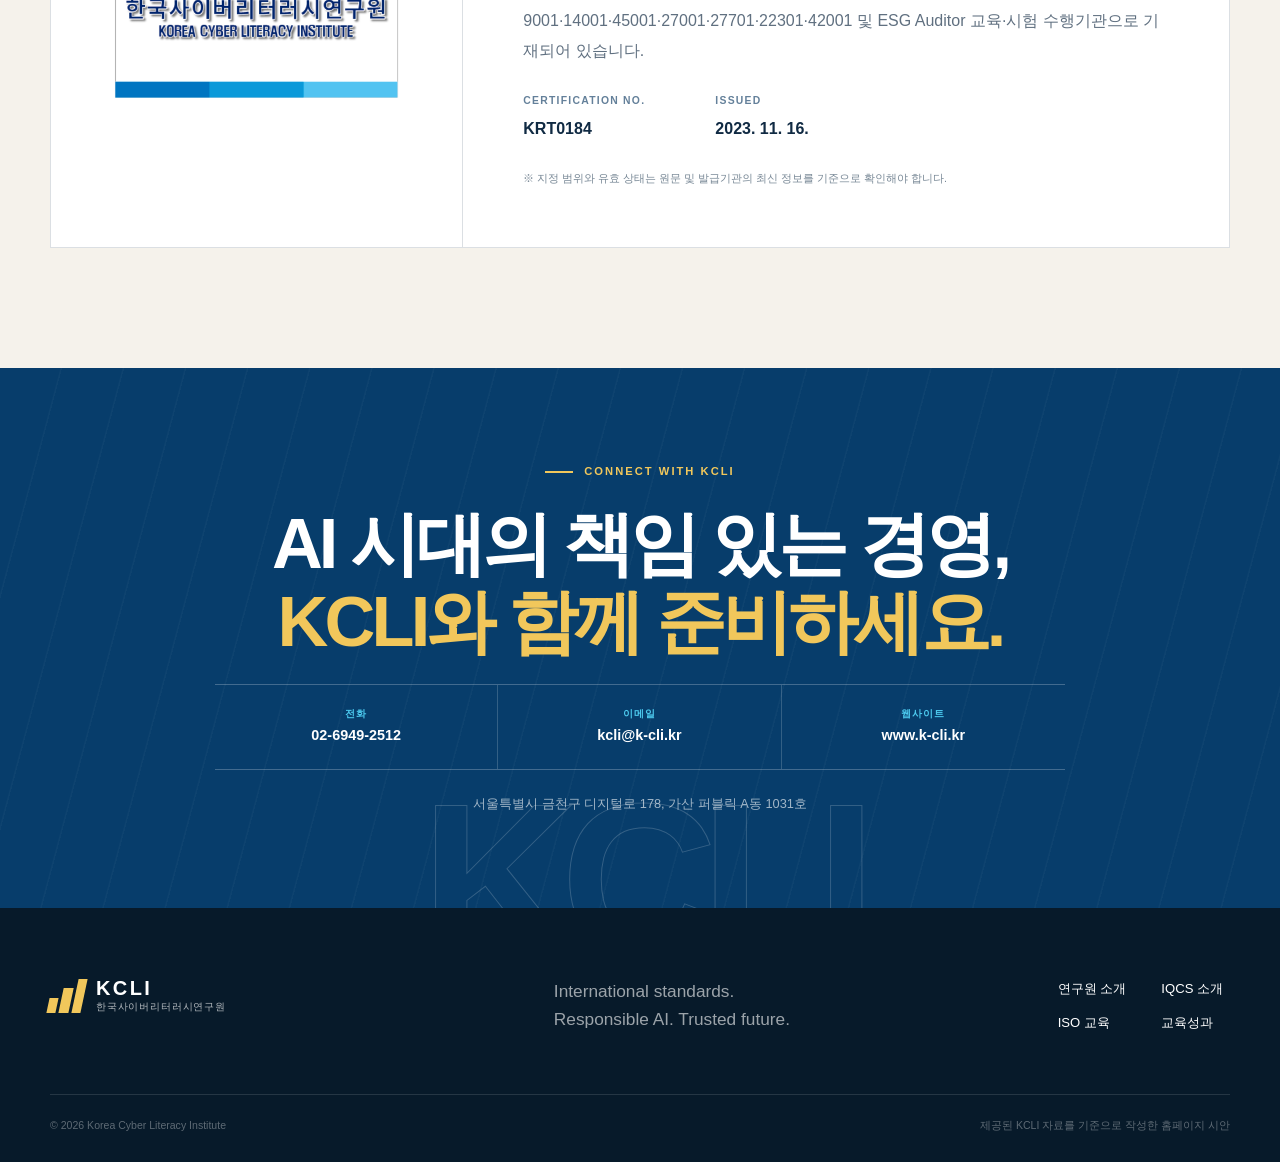
<file: src/main/resources/static/index.html>
<!doctype html>
<html lang="ko">
<head>
  <meta charset="utf-8">
  <meta name="viewport" content="width=device-width, initial-scale=1">
  <meta name="description" content="한국사이버리터러시연구원은 IQCS 국제표준 교육 기반과 ISO 인증심사원 교육, AI 거버넌스 역량을 연결합니다.">
  <meta name="theme-color" content="#071d38">
  <title>한국사이버리터러시연구원 | KCLI</title>
  <link rel="stylesheet" href="./css/styles.css">
  <script src="./js/app.js" defer></script>
</head>
<body>
<a class="skip-link" href="#main">본문 바로가기</a>

<header class="site-header" data-header>
  <div class="container header-inner">
    <a class="brand" href="#top" aria-label="한국사이버리터러시연구원 홈">
      <span class="brand-mark" aria-hidden="true"><i></i><i></i><i></i></span>
      <span><strong>KCLI</strong><small>한국사이버리터러시연구원</small></span>
    </a>
    <button class="menu-button" type="button" aria-expanded="false" aria-controls="site-nav">
      <span class="sr-only">메뉴 열기</span><i></i><i></i>
    </button>
    <nav id="site-nav" class="site-nav" aria-label="주요 메뉴">
      <a href="#about">연구원 소개</a>
      <a href="#business">핵심사업</a>
      <a href="#iqcs">IQCS</a>
      <a href="#education">ISO 교육</a>
      <a href="#records">교육성과</a>
      <a class="nav-cta" href="#contact">문의하기</a>
    </nav>
  </div>
</header>

<main id="main">
  <section id="top" class="hero">
    <div class="grid-lines" aria-hidden="true"></div>
    <div class="container hero-grid">
      <div class="hero-copy reveal">
        <p class="eyebrow"><span></span>Korea Cyber Literacy Institute</p>
        <h1><span class="title-line">AI 시대의 기준을</span><em class="title-line">읽고, 신뢰를</em><span class="title-line">설계합니다.</span></h1>
        <p class="hero-lead">IQCS 국제표준 교육 기반과 ISO 인증심사원 교육, 지식·플랫폼 기술을 연결해 조직의 AI 거버넌스와 디지털 역량을 강화합니다.</p>
        <div class="hero-actions">
          <a class="button primary" href="#education">ISO 42001 과정 보기 <b aria-hidden="true">↗</b></a>
          <a class="text-link" href="#about">연구원 알아보기 <b aria-hidden="true">→</b></a>
        </div>
        <dl class="principles" aria-label="KCLI 핵심 영역">
          <div><dt>01</dt><dd>전문가<br>교육</dd></div>
          <div><dt>02</dt><dd>인증<br>심사</dd></div>
          <div><dt>03</dt><dd>지식·기술<br>연결</dd></div>
        </dl>
      </div>

      <div class="hero-visual reveal" role="img" aria-label="ISO 42001 AI 경영시스템 교육과 심사를 상징하는 그래픽">
        <div class="orbit one"></div><div class="orbit two"></div>
        <div class="signal-card main-card iso-card">
          <strong>ISO/IEC<br>42001<span>.</span></strong>
          <small class="system-label">인공지능경영시스템</small>
          <div class="meters"><i></i><i></i><i></i><i></i></div>
        </div>
        <div class="signal-card context-card"><i></i><span><small>STANDARD</small><b>국제표준을 읽다</b></span></div>
        <div class="signal-card judge-card"><span class="bars"><i></i><i></i><i></i><i></i></span><span><small>AUDIT</small><b>신뢰를 검증하다</b></span></div>
      </div>
    </div>
  </section>

  <section class="statement">
    <div class="container statement-inner reveal">
      <p>국제표준의 언어를<br>현장의 <strong>실행 역량</strong>으로<br>전환합니다.</p>
      <span>2020년 설립<br>AI·ISO·지식정보 전문 연구원</span>
    </div>
  </section>

  <section id="about" class="section about">
    <div class="container">
      <div class="section-heading reveal">
        <div><p class="eyebrow dark"><span></span>About KCLI</p><h2>지식산업 기반기술과<br>국제표준을 연결합니다.</h2></div>
        <p>한국사이버리터러시연구원은 4차 산업혁명 시대에 필요한 지식관리, ISO 인증심사원 교육·심사, 플랫폼 관리 소프트웨어 역량을 함께 발전시킵니다.</p>
      </div>

      <div class="institute-profile reveal">
        <div class="official-logo"><img src="./assets/kcli-logo.png" alt="한국사이버리터러시연구원 공식 로고"></div>
        <dl>
          <div><dt>기관명</dt><dd>한국사이버리터러시연구원<br><small>Korea Cyber Literacy Institute</small></dd></div>
          <div><dt>설립</dt><dd>2020년 1월 15일</dd></div>
          <div><dt>대표</dt><dd>오명섭</dd></div>
          <div><dt>소재지</dt><dd>서울특별시 금천구 디지털로 178<br>가산 퍼블릭 A동 1031호</dd></div>
        </dl>
      </div>
    </div>
  </section>

  <section id="business" class="section business">
    <div class="container">
      <div class="section-heading reveal">
        <div><p class="eyebrow dark"><span></span>Core Business</p><h2>교육·심사·기술을 잇는<br>세 가지 핵심사업</h2></div>
        <p>전문가 양성과 조직의 표준 대응, 디지털 지식의 실제 적용을 하나의 역량 체계로 연결합니다.</p>
      </div>
      <div class="focus-grid">
        <article class="focus-card reveal">
          <span class="number">01</span><div class="info-icon" aria-hidden="true"><i></i><i></i><i></i></div>
          <h3>ISO 교육·심사</h3>
          <p>ISO 42001을 비롯한 국제표준 인증심사원 양성교육과 인증심사 전문역량을 제공합니다.</p>
          <small>EDUCATION &amp; AUDIT</small>
        </article>
        <article class="focus-card featured reveal">
          <span class="number">02</span><div class="ai-icon" aria-hidden="true"><i></i><i></i><i></i><i></i></div>
          <h3>AI·사이버 리터러시</h3>
          <p>AI 경영시스템의 요구사항과 위험관리, 거버넌스를 이해하고 책임 있게 적용하도록 돕습니다.</p>
          <small>AI GOVERNANCE</small>
        </article>
        <article class="focus-card reveal">
          <span class="number">03</span><div class="shield-icon" aria-hidden="true"><i></i></div>
          <h3>플랫폼·지식정보</h3>
          <p>지식산업센터 관리 소프트웨어와 지식기반 정보 공유·아카데미 사업을 추진합니다.</p>
          <small>PLATFORM &amp; KNOWLEDGE</small>
        </article>
      </div>
    </div>
  </section>

  <section id="iqcs" class="section iqcs-overview">
    <div class="container">
      <div class="section-heading reveal">
        <div><p class="eyebrow dark"><span></span>About IQCS</p><h2>국제자격과 ISO 심사원<br>전문성을 연결합니다.</h2></div>
        <p>IQCS(International Qualification Certification Service)는 연수기관 지정·사후평가, ISO 심사원 등록관리, 국제자격 운영을 통해 산업 현장에 필요한 전문인력의 역량을 지원합니다.</p>
      </div>

      <div class="iqcs-grid">
        <article class="iqcs-profile reveal">
          <p class="iqcs-kicker">INTERNATIONAL QUALIFICATION<br>CERTIFICATION SERVICE</p>
          <strong>IQCS<span>.</span></strong>
          <p>교육부터 자격 등록과 사후관리까지, 국제표준 전문인력의 성장 경로를 잇는 자격 인증 전문기관입니다.</p>
          <a class="text-link" href="https://www.iqcsplus.co.kr/site/korean/html/company/about.htm" target="_blank" rel="noopener">IQCS 공식 홈페이지 <b aria-hidden="true">↗</b></a>
        </article>

        <div class="iqcs-services reveal">
          <article><span>01</span><div><h3>ISO 연수기관 관리</h3><p>경영시스템 심사원 양성 연수기관을 지정하고 교육과정 운영의 적합성을 사후 평가합니다.</p></div></article>
          <article><span>02</span><div><h3>ISO 심사원 등록관리</h3><p>자격과 적격성을 갖춘 심사자원을 등록하고 지속적인 사후관리로 전문성 향상을 지원합니다.</p></div></article>
          <article><span>03</span><div><h3>국제자격 운영관리</h3><p>ISO/IEC 17024 기반으로 산업·서비스 현장에 필요한 개인자격을 설계하고 운영합니다.</p></div></article>
        </div>
      </div>

      <div class="iqcs-materials reveal">
        <div class="standards-summary">
          <p class="material-label">LEAD AUDITOR STANDARDS</p>
          <h3>국제선임심사원 과정 소개</h3>
          <p>제공된 과정 자료에는 품질·환경·안전·정보보안·준법 등 25개 ISO 심사원 규격이 안내되어 있습니다.</p>
          <ul aria-label="소개자료의 대표 ISO 규격">
            <li>ISO 9001</li><li>ISO 14001</li><li>ISO 45001</li><li>ISO 27001</li><li>ISO 22301</li><li>ISO 27701</li><li>ISO 37301</li><li>외 18개 규격</li>
          </ul>
        </div>
        <div class="material-links">
          <a href="./assets/iqcs-company-profile-rev5.pdf" target="_blank" rel="noopener">
            <span class="pdf-mark">PDF</span><span><small>COMPANY PROFILE · REV.5</small><b>IQCS 회사소개</b><em>22쪽 · 자료 보기</em></span><i aria-hidden="true">↗</i>
          </a>
          <a href="./assets/iqcs-lead-auditor-course-rev4.pdf" target="_blank" rel="noopener">
            <span class="pdf-mark">PDF</span><span><small>COURSE GUIDE · REV.4</small><b>국제선임심사원과정 소개</b><em>35쪽 · 자료 보기</em></span><i aria-hidden="true">↗</i>
          </a>
        </div>
      </div>
      <p class="source-note reveal">※ IQCS 소개 내용은 제공된 회사·교육자료와 IQCS 공식 홈페이지를 바탕으로 간략히 정리했습니다.</p>
    </div>
  </section>

  <section id="education" class="section programs">
    <div class="container">
      <div class="section-heading light reveal">
        <div><p class="eyebrow"><span></span>Professional Education</p><h2>ISO/IEC 42001<br>인증심사원 교육</h2></div>
        <p>AI 경영시스템 표준의 완전한 이해부터 실제 프로젝트 사례, 심사 기법과 보고서 작성까지 연결하는 실전형 전문가 과정입니다.</p>
      </div>

      <div class="course-feature reveal">
        <a class="course-poster" href="./assets/iso42001-training-poster.jpg" target="_blank" rel="noopener" aria-label="ISO 42001 교육 포스터 크게 보기">
          <img src="./assets/iso42001-training-poster.jpg" alt="인공지능 경영시스템 ISO IEC 42001 인증심사원 교육 안내 포스터">
        </a>
        <div class="course-copy">
          <p class="course-label">ISO/IEC 42001:2023 LEAD AUDITOR TRAINING</p>
          <h3>AI 경영시스템 인증심사원 양성과정</h3>
          <p>표준 요구사항을 체계적으로 해설하고, 사례 기반 워크숍과 필기평가를 통해 현장 적용력을 높입니다.</p>
          <dl class="course-meta">
            <div><dt>핵심목표</dt><dd>AI 위험관리·감사 역량 강화</dd></div>
            <div><dt>교육구성</dt><dd>개요·관련표준 → 인증심사체계 → AI 기본이해·심사관점</dd></div>
            <div><dt>교육대상</dt><dd>AI 프로젝트·준법·위험관리·정보보안 담당자 및 심사원 희망자</dd></div>
            <div><dt>평가</dt><dd>필기시험 + 워크숍 평가</dd></div>
          </dl>
          <a class="button outline" href="mailto:kcli@k-cli.kr?subject=ISO%2042001%20교육%20문의">교육 문의 <b aria-hidden="true">→</b></a>
        </div>
      </div>

      <div class="program-list">
        <article class="program-item reveal"><span>01</span><div><small>CLAUSES 1–2</small><h3>개요·관련표준·참조문서</h3></div><p>ISO/IEC 42001의 목적과 구조, 연계 표준 및 핵심 참조체계를 이해합니다.</p><b>01</b></article>
        <article class="program-item reveal"><span>02</span><div><small>CLAUSES 3–4</small><h3>인증심사 체계·품질경영원칙</h3></div><p>인증심사 프로세스와 판정 포인트, 심사 수행의 기본 원칙을 학습합니다.</p><b>02</b></article>
        <article class="program-item reveal"><span>03</span><div><small>CLAUSES 5–8</small><h3>AI 기본이해·심사관점·용어</h3></div><p>AI 시스템의 특성과 위험을 심사 관점으로 분석하고 보고서 작성까지 실습합니다.</p><b>03</b></article>
      </div>
    </div>
  </section>

  <section id="records" class="section records">
    <div class="container">
      <div class="section-heading reveal">
        <div><p class="eyebrow dark"><span></span>Training Records</p><h2>교육의 결과로<br>전문성을 증명합니다.</h2></div>
        <p>제1회 ISO/IEC 42001 인증심사원 교육과정의 운영 결과와 제공 자료를 확인할 수 있습니다.</p>
      </div>
      <div class="record-stats reveal" aria-label="제1회 교육 운영 성과">
        <div><strong>2026.05</strong><span>제1회 과정 운영</span></div>
        <div><strong>30명</strong><span>참가자 전원 수료</span></div>
        <div><strong>92+</strong><span>우수 성적자 다수</span></div>
        <div><strong>2일</strong><span>필기·워크숍 집중과정</span></div>
      </div>
      <div class="record-gallery">
        <a class="record-card wide reveal" href="./assets/iso42001-first-class.jpg" target="_blank" rel="noopener">
          <img src="./assets/iso42001-first-class.jpg" alt="KCLI ISO IEC 42001 인증심사원 제1회 교육과정 운영 성과">
          <span><small>PROGRAM RESULT</small><b>제1회 교육 운영 성과</b></span>
        </a>
        <a class="record-card reveal" href="./assets/iso42001-certificate-sample.jpg" target="_blank" rel="noopener">
          <img src="./assets/iso42001-certificate-sample.jpg" alt="ISO 42001 교육 수료증 예시">
          <span><small>CERTIFICATE</small><b>교육 수료증 예시</b></span>
        </a>
      </div>
    </div>
  </section>

  <section class="section designation">
    <div class="container designation-grid reveal">
      <div class="designation-logo"><img src="./assets/kcli-logo.png" alt="한국사이버리터러시연구원"></div>
      <div class="designation-copy">
        <p class="eyebrow dark"><span></span>KCLI × IQCS</p>
        <h2>국제표준 교육·시험 수행 기반</h2>
        <p>제공된 IQCS 지정서에는 한국사이버리터러시연구원이 ISO 9001·14001·45001·27001·27701·22301·42001 및 ESG Auditor 교육·시험 수행기관으로 기재되어 있습니다.</p>
        <dl><div><dt>Certification No.</dt><dd>KRT0184</dd></div><div><dt>Issued</dt><dd>2023. 11. 16.</dd></div></dl>
        <small class="document-note">※ 지정 범위와 유효 상태는 원문 및 발급기관의 최신 정보를 기준으로 확인해야 합니다.</small>
      </div>
    </div>
  </section>

  <section id="contact" class="contact">
    <div class="container contact-inner reveal">
      <p class="eyebrow"><span></span>Connect with KCLI</p>
      <h2>AI 시대의 책임 있는 경영,<br><em>KCLI와 함께 준비하세요.</em></h2>
      <div class="contact-links">
        <a href="tel:0269492512"><small>전화</small><strong>02-6949-2512</strong></a>
        <a href="mailto:kcli@k-cli.kr"><small>이메일</small><strong>kcli@k-cli.kr</strong></a>
        <a href="https://www.k-cli.kr" target="_blank" rel="noopener"><small>웹사이트</small><strong>www.k-cli.kr</strong></a>
      </div>
      <p class="contact-address">서울특별시 금천구 디지털로 178, 가산 퍼블릭 A동 1031호</p>
    </div>
    <div class="contact-word" aria-hidden="true">KCLI</div>
  </section>
</main>

<footer class="site-footer">
  <div class="container footer-top">
    <a class="brand" href="#top"><span class="brand-mark" aria-hidden="true"><i></i><i></i><i></i></span><span><strong>KCLI</strong><small>한국사이버리터러시연구원</small></span></a>
    <p>International standards.<br>Responsible AI. Trusted future.</p>
    <nav aria-label="하단 메뉴"><a href="#about">연구원 소개</a><a href="#iqcs">IQCS 소개</a><a href="#education">ISO 교육</a><a href="#records">교육성과</a></nav>
  </div>
  <div class="container footer-bottom"><span>© <span data-year></span> Korea Cyber Literacy Institute</span><span>제공된 KCLI 자료를 기준으로 작성한 홈페이지 시안</span></div>
</footer>
</body>
</html>
</file>
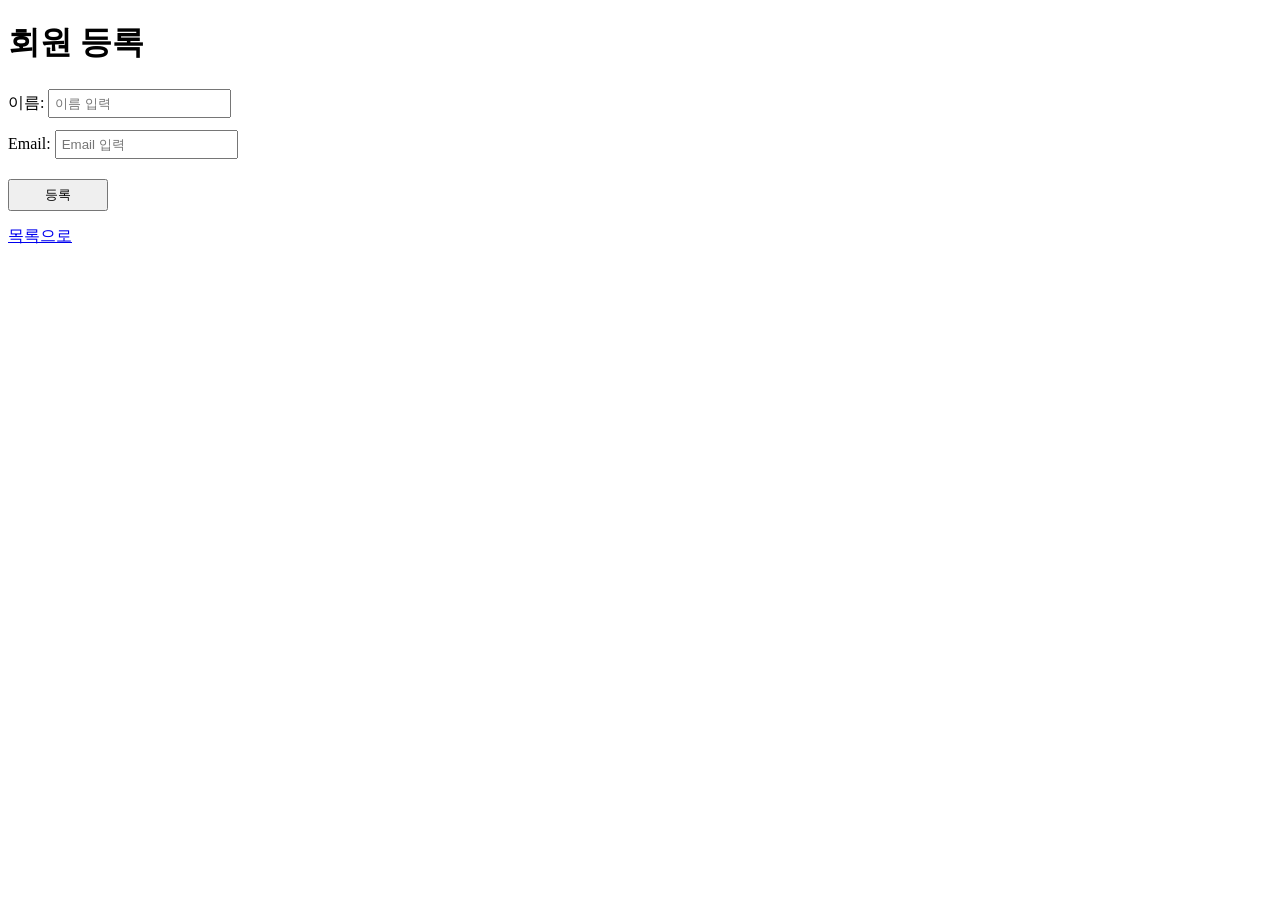
<file: src/main/resources/templates/members/createForm.html>
<!DOCTYPE html>
<html xmlns:th="http://www.thymeleaf.org">
<head>
    <meta charset="UTF-8">
    <title>회원 등록</title>
    <style>
        form { display: flex; flex-direction: column; width: 300px; margin-top: 20px; }
        label { margin-bottom: 10px; }
        input { padding: 5px; margin-top: 2px; }
        button { width: 100px; padding: 5px; margin-top: 10px; }
        a { display: inline-block; margin-top: 15px; }
    </style>
</head>
<body>
    <h1>회원 등록</h1>

    <form th:action="@{/members}" th:object="${member}" method="post">
        <label>
            이름:
            <input type="text" th:field="*{name}" placeholder="이름 입력"/>
        </label>
        <label>
            Email:
            <input type="email" th:field="*{email}" placeholder="Email 입력"/>
        </label>
        <button type="submit">등록</button>
    </form>

    <a href="/members">목록으로</a>
</body>
</html>
</file>
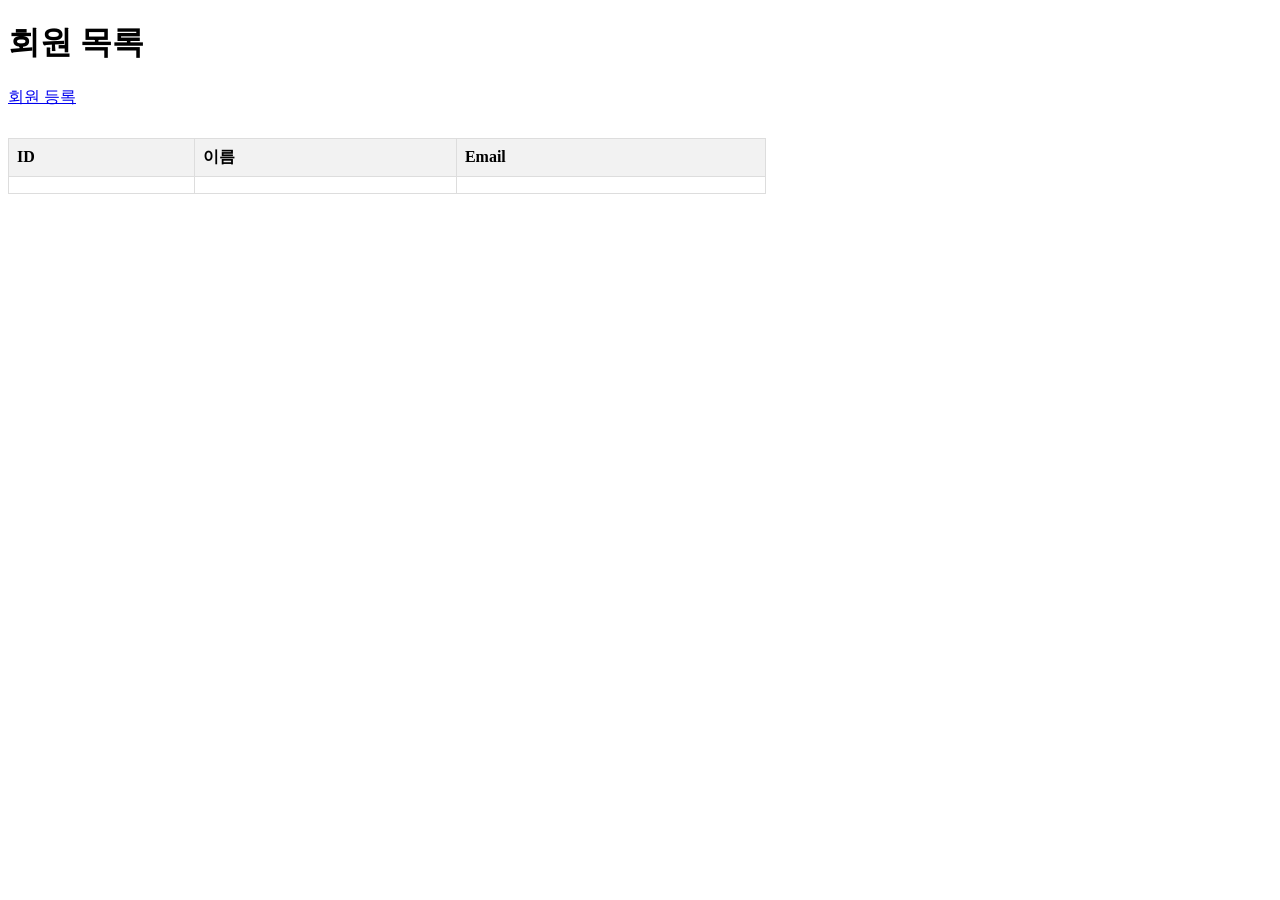
<file: src/main/resources/templates/members/list.html>
<!DOCTYPE html>
<html xmlns:th="http://www.thymeleaf.org">
<head>
    <meta charset="UTF-8">
    <title>회원 목록</title>
    <style>
        table { width: 60%; border-collapse: collapse; margin-top: 20px; }
        th, td { border: 1px solid #ddd; padding: 8px; text-align: left; }
        th { background-color: #f2f2f2; }
        a { display: inline-block; margin-bottom: 10px; }
    </style>
</head>
<body>
    <h1>회원 목록</h1>

    <a href="/members/new">회원 등록</a>

    <table>
        <thead>
            <tr>
                <th>ID</th>
                <th>이름</th>
                <th>Email</th>
            </tr>
        </thead>
        <tbody>
            <tr th:each="m : ${members}">
                <td th:text="${m.id}"></td>
                <td th:text="${m.name}"></td>
                <td th:text="${m.email}"></td>
            </tr>
        </tbody>
    </table>
</body>
</html>
</file>
<file: src/main/resources/static/css/styles.css>
:root {
  --navy:#071d38; --navy-2:#0b3564; --ink:#102a43; --paper:#f5f2eb;
  --white:#fff; --lime:#f1c75b; --cyan:#4cc9ee; --muted:#607080;
  --line:rgba(16,42,67,.15); --container:1180px;
}
*{box-sizing:border-box} html{scroll-behavior:smooth}
body{margin:0;overflow-x:hidden;color:var(--ink);background:var(--paper);font-family:Pretendard,"Noto Sans KR","Apple SD Gothic Neo","Malgun Gothic",sans-serif;line-height:1.6;-webkit-font-smoothing:antialiased}
a{color:inherit;text-decoration:none} button{font:inherit}.container{width:min(calc(100% - 48px),var(--container));margin-inline:auto}
.sr-only{position:absolute;width:1px;height:1px;padding:0;overflow:hidden;clip:rect(0,0,0,0);white-space:nowrap;border:0}
.skip-link{position:fixed;top:10px;left:10px;z-index:999;padding:10px 16px;color:var(--navy);background:var(--lime);transform:translateY(-160%)}.skip-link:focus{transform:none}

.site-header{position:fixed;inset:0 0 auto;z-index:100;color:#fff;border-bottom:1px solid rgba(255,255,255,.12);transition:.25s}
.site-header.scrolled,.site-header.open{color:var(--ink);background:rgba(245,242,235,.96);box-shadow:0 8px 30px rgba(11,34,57,.08);backdrop-filter:blur(15px)}
.header-inner{height:82px;display:flex;align-items:center;justify-content:space-between}.brand{display:inline-flex;align-items:center;gap:12px;line-height:1}.brand>span:last-child{display:grid;gap:4px}.brand strong{font-size:1.25rem;letter-spacing:.12em}.brand small{font-size:.65rem;letter-spacing:.08em;opacity:.7}
.brand-mark{width:34px;height:34px;display:grid;grid-template-columns:repeat(3,1fr);align-items:end;gap:3px;transform:skew(-12deg)}.brand-mark i{display:block;background:var(--lime)}.brand-mark i:nth-child(1){height:45%}.brand-mark i:nth-child(2){height:75%}.brand-mark i:nth-child(3){height:100%}
.site-nav{display:flex;align-items:center;gap:34px;font-size:.88rem;font-weight:700}.site-nav>a:not(.nav-cta){position:relative;padding:29px 0}.site-nav>a:not(.nav-cta)::after{content:"";position:absolute;left:0;right:100%;bottom:21px;height:2px;background:var(--lime);transition:right .2s}.site-nav>a:hover::after,.site-nav>a:focus-visible::after{right:0}.nav-cta{padding:10px 18px;border:1px solid currentColor;border-radius:99px}.menu-button{display:none;border:0;background:transparent;color:inherit}

.hero{position:relative;min-height:820px;height:100vh;max-height:980px;overflow:hidden;color:#fff;background:var(--navy)}
.grid-lines{position:absolute;inset:0;opacity:.2;background-image:linear-gradient(rgba(255,255,255,.07) 1px,transparent 1px),linear-gradient(90deg,rgba(255,255,255,.07) 1px,transparent 1px);background-size:76px 76px;mask-image:linear-gradient(to right,#000,transparent 94%)}
.hero::after{content:"";position:absolute;width:650px;height:650px;right:-160px;top:50px;border-radius:50%;background:radial-gradient(circle,rgba(93,229,213,.17),transparent 67%)}
.hero-grid{position:relative;z-index:1;height:100%;display:grid;grid-template-columns:1.05fr .95fr;gap:80px;align-items:center;padding-top:65px}.hero-copy{min-width:0}.eyebrow{margin:0 0 24px;display:flex;align-items:center;gap:11px;color:var(--lime);font-size:.7rem;font-weight:800;letter-spacing:.18em;text-transform:uppercase}.eyebrow span{width:28px;height:2px;background:currentColor}.eyebrow.dark{color:#557518}
.hero h1{margin:0;max-width:720px;font-size:clamp(3.7rem,5vw,4.5rem);line-height:1.08;letter-spacing:-.058em}.hero h1 .title-line{display:block}.hero h1 em{color:var(--lime);font-style:normal}.hero-lead{max-width:600px;margin:30px 0 36px;color:rgba(255,255,255,.7);font-size:1.08rem;line-height:1.85;word-break:keep-all}
.hero-actions{display:flex;align-items:center;gap:28px}.button{min-height:54px;padding:0 24px;display:inline-flex;align-items:center;justify-content:center;gap:22px;font-size:.9rem;font-weight:800;border:1px solid transparent;transition:transform .2s,background .2s,color .2s}.button:hover,.button:focus-visible{transform:translateY(-3px)}.button.primary{color:var(--navy);background:var(--lime)}.text-link{display:inline-flex;align-items:center;gap:14px;font-size:.88rem;font-weight:750;border-bottom:1px solid rgba(255,255,255,.42)}
.principles{margin:48px 0 0;display:flex;gap:30px}.principles div{min-width:95px;display:flex;gap:10px;align-items:start}.principles dt{color:var(--lime);font: .67rem ui-monospace,monospace}.principles dd{margin:0;color:rgba(255,255,255,.78);font-size:.78rem;line-height:1.45}
.hero-visual{position:relative;height:560px}.orbit{position:absolute;border:1px solid rgba(93,229,213,.22);border-radius:50%}.orbit.one{width:460px;height:460px;top:45px;left:40px}.orbit.two{width:320px;height:320px;top:115px;left:110px;border-style:dashed;animation:rotate 28s linear infinite}
.signal-card{position:absolute;background:rgba(11,53,100,.9);border:1px solid rgba(255,255,255,.18);box-shadow:0 25px 60px rgba(0,0,0,.25);backdrop-filter:blur(12px)}.main-card{top:80px;left:72px;width:340px;height:395px;padding:38px;transform:rotate(-3deg)}.main-card::after{content:"+";position:absolute;right:22px;top:18px;color:var(--lime);font-size:1.5rem}.main-card strong{font-family:Arial,sans-serif;font-size:3.7rem;line-height:.88;letter-spacing:-.07em}.main-card strong span{color:var(--lime)}.iso-card strong{font-size:3.45rem;line-height:.9;letter-spacing:-.055em}.main-card>.system-label{display:block;margin-top:22px;color:var(--cyan);font-size:1rem;font-weight:800;letter-spacing:-.02em}
.meters{position:absolute;left:38px;right:38px;bottom:30px;display:grid;gap:7px}.meters i{height:2px;background:linear-gradient(90deg,var(--cyan) 42%,rgba(255,255,255,.14) 42%)}.meters i:nth-child(2){background:linear-gradient(90deg,var(--lime) 72%,rgba(255,255,255,.14) 72%)}.meters i:nth-child(3){background:linear-gradient(90deg,var(--cyan) 57%,rgba(255,255,255,.14) 57%)}.meters i:nth-child(4){background:linear-gradient(90deg,var(--lime) 84%,rgba(255,255,255,.14) 84%)}
.context-card,.judge-card{z-index:2;padding:17px 19px;display:flex;align-items:center;gap:14px;transform:rotate(2deg)}.context-card{width:210px;right:-6px;top:47px}.judge-card{width:240px;left:0;bottom:26px}.signal-card span>small{display:block;color:rgba(255,255,255,.48);font-size:.56rem;letter-spacing:.14em}.signal-card span>b{font-size:.8rem}.context-card>i{width:24px;height:24px;border:6px solid rgba(201,240,74,.25);border-radius:50%;background:var(--lime)}.bars{width:55px;height:32px;display:flex;align-items:end;gap:4px}.bars i{width:8px;background:var(--cyan)}.bars i:nth-child(1){height:35%}.bars i:nth-child(2){height:85%}.bars i:nth-child(3){height:58%}.bars i:nth-child(4){height:100%}

.statement{padding:125px 0}.statement-inner{display:grid;grid-template-columns:1fr auto;gap:90px;align-items:end}.statement p{margin:0;font-size:clamp(2.5rem,4.2vw,4.6rem);line-height:1.28;letter-spacing:-.05em}.statement p strong{position:relative;color:#527117}.statement p strong::after{content:"";position:absolute;left:0;right:0;bottom:-5px;height:7px;background:var(--lime);z-index:-1}.statement-inner>span{padding-left:22px;border-left:2px solid var(--lime);color:var(--muted);font-size:.86rem;line-height:1.8}
.section{padding:120px 0}.about{background:#fff}.section-heading{margin-bottom:64px;display:grid;grid-template-columns:1.3fr .7fr;gap:120px;align-items:end}.section-heading h2,.research-copy h2{margin:0;font-size:clamp(2.5rem,4vw,4.2rem);line-height:1.2;letter-spacing:-.05em}.section-heading>p{margin:0 0 6px;color:var(--muted);font-size:.96rem;line-height:1.9;word-break:keep-all}
.focus-grid{display:grid;grid-template-columns:repeat(3,1fr);border:1px solid var(--line)}.focus-card{position:relative;min-height:405px;padding:34px;border-right:1px solid var(--line);transition:transform .25s,box-shadow .25s}.focus-card:last-child{border:0}.focus-card:hover{z-index:2;transform:translateY(-8px);box-shadow:0 24px 60px rgba(16,42,67,.13)}.focus-card.featured{color:#fff;background:var(--navy)}.focus-card .number{display:block;margin-bottom:68px;color:#7b8996;font: .67rem ui-monospace,monospace}.focus-card h3{margin:24px 0 12px;font-size:1.52rem}.focus-card p{margin:0;color:var(--muted);font-size:.88rem;line-height:1.8;word-break:keep-all}.focus-card.featured p{color:rgba(255,255,255,.64)}.focus-card>small:last-child{position:absolute;left:34px;bottom:28px;color:#7b8996;font-size:.56rem;font-weight:800;letter-spacing:.16em}
.info-icon{width:74px;height:55px;display:grid;gap:8px;align-content:center}.info-icon i{height:3px;background:var(--ink)}.info-icon i:nth-child(1){width:45%}.info-icon i:nth-child(2){width:100%}.info-icon i:nth-child(3){width:72%}.ai-icon{width:58px;height:58px;display:grid;grid-template-columns:1fr 1fr;gap:7px;transform:rotate(45deg)}.ai-icon i{border:2px solid var(--lime)}.ai-icon i:nth-child(1),.ai-icon i:nth-child(4){background:var(--lime)}.shield-icon{width:58px;height:62px;display:grid;place-items:center;border:3px solid var(--ink);border-radius:28px 28px 34px 34px}.shield-icon i{width:14px;height:22px;border-right:3px solid #527117;border-bottom:3px solid #527117;transform:rotate(45deg) translate(-3px,4px)}

.programs{color:#fff;background:var(--navy)}.section-heading.light>p{color:rgba(255,255,255,.6)}.program-list{border-top:1px solid rgba(255,255,255,.19)}.program-item{min-height:148px;display:grid;grid-template-columns:70px 1.1fr 1fr 50px;gap:30px;align-items:center;border-bottom:1px solid rgba(255,255,255,.15);transition:.2s}.program-item:hover{padding-inline:20px;background:rgba(255,255,255,.04)}.program-item>span{color:var(--lime);font: .68rem ui-monospace,monospace}.program-item small{color:var(--cyan);font-size:.56rem;letter-spacing:.15em}.program-item h3{margin:6px 0 0;font-size:1.42rem}.program-item p{color:rgba(255,255,255,.57);font-size:.84rem;line-height:1.75;word-break:keep-all}.program-item>b{width:42px;height:42px;display:grid;place-items:center;color:var(--lime);border:1px solid rgba(255,255,255,.2);border-radius:50%}

.research{background:var(--paper)}.research-grid{display:grid;grid-template-columns:.72fr 1.28fr;gap:100px;align-items:center}.research-copy>p:last-child{max-width:420px;margin:30px 0;color:var(--muted);word-break:keep-all}.topic-board{background:#e7e3d8;border:1px solid var(--line)}.board-head,.board-foot{min-height:48px;padding:0 20px;display:flex;align-items:center;justify-content:space-between;color:#6b7883;font: .57rem ui-monospace,monospace;letter-spacing:.13em}.board-head{border-bottom:1px solid var(--line)}.board-foot{border-top:1px solid var(--line)}.board-foot span{flex:1}.board-foot span:not(:first-child){text-align:center}.board-foot span:last-child{text-align:right}.topic-map{position:relative;height:410px;overflow:hidden;background-image:radial-gradient(rgba(16,42,67,.2) 1px,transparent 1px);background-size:20px 20px}.topic-map svg{position:absolute;inset:0;width:100%;height:100%}.topic-map path{fill:none;stroke:rgba(16,42,67,.22);stroke-width:1.2;stroke-dasharray:5 7}.topic{position:absolute;z-index:2;padding:9px 14px;border:1px solid var(--ink);background:var(--paper);box-shadow:5px 5px 0 var(--lime);font-size:.7rem;font-weight:750}.t1{left:9%;top:15%}.t2{right:10%;top:14%}.t3{left:38%;top:39%;color:#fff;background:var(--navy);box-shadow:5px 5px 0 var(--cyan)}.t4{left:13%;bottom:17%}.t5{right:9%;bottom:20%}.t6{left:43%;bottom:5%}

.contact{position:relative;min-height:540px;display:grid;place-items:center;overflow:hidden;color:#fff;text-align:center;background:#1b6b68}.contact::before{content:"";position:absolute;inset:0;opacity:.2;background:repeating-linear-gradient(105deg,transparent 0 58px,rgba(255,255,255,.15) 59px 60px)}.contact-inner{position:relative;z-index:2;display:grid;justify-items:center}.contact h2{margin:0;font-size:clamp(3rem,5.5vw,5.5rem);line-height:1.12;letter-spacing:-.055em}.contact h2 em{color:var(--lime);font-style:normal}.contact-inner>p:not(.eyebrow){margin:25px 0 30px;color:rgba(255,255,255,.72)}.button.white{color:var(--navy);background:#fff}.contact-word{position:absolute;left:50%;bottom:-80px;transform:translateX(-50%);color:transparent;font:900 clamp(7rem,17vw,14rem)/1 Arial,sans-serif;letter-spacing:-.08em;-webkit-text-stroke:1px rgba(255,255,255,.18);white-space:nowrap}
.site-footer{padding:70px 0 28px;color:#fff;background:#071a2a}.footer-top{padding-bottom:60px;display:grid;grid-template-columns:1fr 1fr auto;gap:70px;align-items:start}.footer-top>p{margin:0;color:rgba(255,255,255,.6);font-size:1.08rem}.footer-top nav{display:grid;grid-template-columns:1fr 1fr;gap:13px 35px;font-size:.82rem}.footer-bottom{padding-top:22px;display:flex;justify-content:space-between;color:rgba(255,255,255,.35);border-top:1px solid rgba(255,255,255,.12);font-size:.66rem}

.business{background:var(--paper)}
.iqcs-overview{background:#e9edf0}.iqcs-grid{display:grid;grid-template-columns:.82fr 1.18fr;min-height:520px}.iqcs-profile{position:relative;padding:56px;display:flex;flex-direction:column;align-items:flex-start;justify-content:center;overflow:hidden;color:#fff;background:var(--navy)}.iqcs-profile::after{content:"IQCS";position:absolute;right:-24px;bottom:-35px;color:transparent;font:900 7.7rem/1 Arial,sans-serif;letter-spacing:-.08em;-webkit-text-stroke:1px rgba(255,255,255,.11)}.iqcs-kicker{margin:0 0 45px;color:var(--cyan);font-size:.6rem;font-weight:800;line-height:1.6;letter-spacing:.18em}.iqcs-profile>strong{position:relative;z-index:1;font:900 clamp(4.4rem,7vw,6.8rem)/.82 Arial,sans-serif;letter-spacing:-.08em}.iqcs-profile>strong span{color:var(--lime)}.iqcs-profile>p:not(.iqcs-kicker){position:relative;z-index:1;max-width:360px;margin:35px 0;color:rgba(255,255,255,.66);font-size:.9rem;line-height:1.85;word-break:keep-all}.iqcs-profile .text-link{position:relative;z-index:1}.iqcs-services{display:grid;background:#fff;border:1px solid var(--line);border-left:0}.iqcs-services article{padding:34px 42px;display:grid;grid-template-columns:48px 1fr;gap:24px;align-items:start;border-bottom:1px solid var(--line)}.iqcs-services article:last-child{border:0}.iqcs-services article>span{padding-top:5px;color:#0876a5;font:.7rem ui-monospace,monospace}.iqcs-services h3{margin:0 0 8px;font-size:1.32rem;letter-spacing:-.025em}.iqcs-services p{margin:0;color:var(--muted);font-size:.86rem;line-height:1.8;word-break:keep-all}.iqcs-materials{margin-top:26px;display:grid;grid-template-columns:1.12fr .88fr;border:1px solid var(--line);background:var(--paper)}.standards-summary{padding:42px 46px;border-right:1px solid var(--line)}.material-label{margin:0 0 8px;color:#0876a5;font-size:.6rem;font-weight:800;letter-spacing:.14em}.standards-summary h3{margin:0 0 12px;font-size:1.65rem}.standards-summary>p:not(.material-label){margin:0;color:var(--muted);font-size:.86rem;line-height:1.75}.standards-summary ul{margin:25px 0 0;padding:0;display:flex;flex-wrap:wrap;gap:8px;list-style:none}.standards-summary li{padding:7px 11px;color:#3d576d;background:#fff;border:1px solid var(--line);font-size:.68rem;font-weight:750}.material-links{display:grid}.material-links>a{padding:26px 28px;display:grid;grid-template-columns:48px 1fr 24px;gap:18px;align-items:center;border-bottom:1px solid var(--line);transition:background .2s}.material-links>a:last-child{border:0}.material-links>a:hover,.material-links>a:focus-visible{background:#fff}.pdf-mark{width:44px;height:52px;display:grid;place-items:center;color:#fff;background:#b44949;font-size:.58rem;font-weight:900;letter-spacing:.08em;clip-path:polygon(0 0,75% 0,100% 22%,100% 100%,0 100%)}.material-links a>span:nth-child(2){display:grid}.material-links small{color:#0876a5;font-size:.52rem;font-weight:800;letter-spacing:.12em}.material-links b{margin:3px 0;font-size:.92rem}.material-links em{color:var(--muted);font-size:.66rem;font-style:normal}.material-links i{font-style:normal}.source-note{margin:17px 0 0;color:#778795;font-size:.68rem}
.institute-profile{display:grid;grid-template-columns:.78fr 1.22fr;min-height:330px;border:1px solid var(--line);background:var(--paper)}.official-logo{padding:55px;display:grid;place-items:center;background:#fff;border-right:1px solid var(--line)}.official-logo img{display:block;width:min(100%,460px);height:auto}.institute-profile dl{margin:0;padding:34px 50px;display:grid;grid-template-columns:1fr 1fr;gap:0 44px}.institute-profile dl>div{padding:21px 0;border-bottom:1px solid var(--line)}.institute-profile dt,.course-meta dt,.designation-copy dt{margin-bottom:6px;color:#64809a;font-size:.65rem;font-weight:800;letter-spacing:.12em;text-transform:uppercase}.institute-profile dd,.course-meta dd,.designation-copy dd{margin:0;font-size:.92rem;font-weight:700;line-height:1.65}.institute-profile dd small{color:var(--muted);font-size:.7rem;font-weight:500}
.course-feature{margin-bottom:75px;display:grid;grid-template-columns:.72fr 1.28fr;min-height:620px;background:#fff;color:var(--ink)}.course-poster{position:relative;min-height:620px;overflow:hidden;background:#0b3564}.course-poster::after{content:"포스터 크게 보기 ↗";position:absolute;right:18px;bottom:18px;padding:9px 13px;color:#fff;background:rgba(7,29,56,.82);font-size:.68rem;font-weight:700}.course-poster img{width:100%;height:100%;display:block;object-fit:cover;object-position:center top;transition:transform .4s}.course-poster:hover img{transform:scale(1.025)}.course-copy{padding:55px 60px;align-self:center}.course-label{margin:0 0 12px;color:#0876a5;font-size:.65rem;font-weight:800;letter-spacing:.13em}.course-copy h3{margin:0 0 18px;font-size:2.2rem;line-height:1.28;letter-spacing:-.04em}.course-copy>p:not(.course-label){margin:0 0 26px;color:var(--muted);font-size:.94rem;line-height:1.85}.course-meta{margin:0 0 32px}.course-meta>div{padding:14px 0;display:grid;grid-template-columns:96px 1fr;gap:15px;border-top:1px solid var(--line)}.course-meta>div:last-child{border-bottom:1px solid var(--line)}.course-meta dt{margin:2px 0 0}.button.outline{color:var(--ink);border-color:var(--ink)}.button.outline:hover{color:var(--navy);background:var(--lime);border-color:var(--lime)}
.records{background:#fff}.record-stats{margin-bottom:48px;display:grid;grid-template-columns:repeat(4,1fr);border:1px solid var(--line)}.record-stats>div{padding:30px;border-right:1px solid var(--line)}.record-stats>div:last-child{border:0}.record-stats strong{display:block;margin-bottom:5px;color:#0876a5;font-size:2rem;letter-spacing:-.04em}.record-stats span{color:var(--muted);font-size:.8rem}.record-gallery{display:grid;grid-template-columns:1fr 1fr;gap:22px}.record-card{position:relative;min-height:730px;overflow:hidden;background:#e8f4fb}.record-card img{width:100%;height:100%;display:block;object-fit:contain;object-position:center;transition:transform .4s,opacity .4s}.record-card:hover img{transform:scale(1.02);opacity:.82}.record-card>span{position:absolute;left:24px;right:24px;bottom:22px;padding:18px 20px;color:#fff;background:rgba(7,29,56,.88);backdrop-filter:blur(8px)}.record-card small{display:block;margin-bottom:3px;color:var(--cyan);font-size:.55rem;letter-spacing:.14em}.record-card b{font-size:.9rem}
.designation{background:var(--paper)}.designation-grid{display:grid;grid-template-columns:.7fr 1.3fr;border:1px solid var(--line);background:#fff}.designation-logo{padding:60px;display:grid;place-items:center;border-right:1px solid var(--line)}.designation-logo img{width:100%;height:auto}.designation-copy{padding:60px}.designation-copy h2{margin:0 0 20px;font-size:2.5rem;letter-spacing:-.04em}.designation-copy>p:not(.eyebrow){margin:0;color:var(--muted);line-height:1.85}.designation-copy dl{margin:28px 0;display:flex;gap:70px}.designation-copy dd{font-size:1rem}.document-note{display:block;margin-top:24px;color:#778795;font-size:.67rem;line-height:1.6}
.contact{background:#073d6b}.contact-links{margin:22px 0 24px;display:grid;grid-template-columns:repeat(3,1fr);width:min(100%,850px);border-top:1px solid rgba(255,255,255,.24);border-bottom:1px solid rgba(255,255,255,.24)}.contact-links a{padding:21px 24px;border-right:1px solid rgba(255,255,255,.18);transition:background .2s}.contact-links a:last-child{border:0}.contact-links a:hover{background:rgba(255,255,255,.08)}.contact-links small{display:block;color:var(--cyan);font-size:.62rem;font-weight:800;letter-spacing:.1em}.contact-links strong{font-size:.9rem}.contact-address{margin:0!important;color:rgba(255,255,255,.62)!important;font-size:.8rem}

.reveal,.js .reveal,.js .reveal.visible{opacity:1;transform:none}@keyframes rotate{to{transform:rotate(360deg)}}
@media(prefers-reduced-motion:reduce){html{scroll-behavior:auto}*,*::before,*::after{animation-duration:.01ms!important;transition-duration:.01ms!important}.reveal{opacity:1;transform:none}}
@media(max-width:980px){.site-nav{gap:20px}.hero-grid{grid-template-columns:1fr .75fr;gap:25px}.hero-visual{transform:scale(.8);transform-origin:center right}.section-heading,.research-grid{gap:55px}.focus-card{padding:26px}.program-item{grid-template-columns:50px 1fr .8fr 44px}}
@media(max-width:760px){.container{width:min(calc(100% - 32px),var(--container))}.header-inner{height:70px}.menu-button{position:relative;z-index:3;min-width:40px;width:40px;height:40px;display:grid;place-content:center;gap:7px;color:inherit}.menu-button i{display:block;width:24px;height:2px;background:currentColor;transition:.2s}.site-header.open .menu-button i:first-of-type{transform:translateY(4.5px) rotate(45deg)}.site-header.open .menu-button i:last-of-type{transform:translateY(-4.5px) rotate(-45deg)}.site-nav{position:fixed;inset:70px 0 auto;display:none;padding:20px 24px 28px;color:var(--ink);background:var(--paper);border-bottom:1px solid var(--line);box-shadow:0 18px 30px rgba(11,34,57,.08)}.site-header.open .site-nav{display:grid;gap:0}.site-nav>a:not(.nav-cta){padding:13px 0}.nav-cta{margin-top:12px;text-align:center}
  .hero{height:auto;max-height:none;min-height:930px}.hero-grid{display:block;padding-top:140px}.hero-copy{width:100%;max-width:100%}.hero h1{font-size:clamp(2.6rem,11vw,4rem)}.hero-lead{width:100%;font-size:.94rem;word-break:normal;overflow-wrap:anywhere}.principles{width:100%;margin-top:35px;gap:12px}.principles div{min-width:0;flex:1}.hero-visual{height:370px;margin-top:18px;transform:scale(.66);transform-origin:top center}.statement,.section{padding:85px 0}.statement-inner,.section-heading,.research-grid{grid-template-columns:minmax(0,1fr);gap:35px}.statement p{font-size:2.45rem}.section-heading{margin-bottom:45px;min-width:0}.section-heading>*{min-width:0}.section-heading h2{font-size:2.65rem}.focus-grid{grid-template-columns:minmax(0,1fr)}.focus-card{min-width:0;min-height:350px;border-right:0;border-bottom:1px solid var(--line)}.focus-card:last-child{border-bottom:0}.focus-card .number{margin-bottom:38px}.program-item{min-height:0;padding:28px 0;grid-template-columns:35px 1fr 42px;gap:16px}.program-item p{grid-column:2/-1;margin:0}.program-item>b{grid-column:3;grid-row:1}.research-grid{gap:60px}.topic-map{height:340px}.topic{font-size:.6rem}.t6{display:none}.contact{min-height:500px}.contact h2{font-size:3.15rem}.footer-top{grid-template-columns:1fr;gap:38px}.footer-bottom{gap:10px;flex-direction:column}.footer-top nav{max-width:320px}}
@media(max-width:430px){.hero-actions{align-items:start;flex-direction:column;gap:18px}.principles dd{font-size:.7rem}.statement p{font-size:2.08rem}.program-item h3{font-size:1.18rem}.topic-map{height:300px}}
@media(max-width:760px){
  .institute-profile,.course-feature,.designation-grid,.iqcs-grid,.iqcs-materials{grid-template-columns:minmax(0,1fr)}.official-logo,.designation-logo{padding:35px;border-right:0;border-bottom:1px solid var(--line)}.institute-profile dl{padding:18px 25px;grid-template-columns:minmax(0,1fr)}.institute-profile dl>div{padding:16px 0}.iqcs-grid,.iqcs-materials,.iqcs-services{width:100%;min-width:0}.iqcs-profile{min-width:0;min-height:430px;padding:40px 28px}.iqcs-kicker{margin-bottom:35px}.iqcs-profile>strong{font-size:4.3rem}.iqcs-services{grid-template-columns:minmax(0,1fr);border-top:0;border-left:1px solid var(--line)}.iqcs-services article{min-width:0;padding:28px 24px;grid-template-columns:36px minmax(0,1fr);gap:12px}.standards-summary{padding:34px 24px;border-right:0;border-bottom:1px solid var(--line)}.material-links>a{padding:22px 20px;grid-template-columns:48px minmax(0,1fr) 24px;gap:14px}.course-feature{min-height:0;margin-bottom:55px}.course-poster{min-height:520px}.course-copy{padding:38px 25px}.course-copy h3{font-size:1.7rem}.course-meta>div{grid-template-columns:1fr;gap:3px}.record-stats{grid-template-columns:1fr 1fr}.record-stats>div{padding:22px;border-bottom:1px solid var(--line)}.record-stats>div:nth-child(2){border-right:0}.record-stats>div:nth-child(3),.record-stats>div:nth-child(4){border-bottom:0}.record-stats strong{font-size:1.55rem}.record-gallery{grid-template-columns:1fr}.record-card{min-height:520px}.designation-copy{padding:38px 25px}.designation-copy h2{font-size:2rem}.designation-copy dl{gap:30px;flex-direction:column}.contact h2{font-size:clamp(1.6rem,7.5vw,2rem);white-space:nowrap}.contact-links{grid-template-columns:1fr}.contact-links a{border-right:0;border-bottom:1px solid rgba(255,255,255,.18)}.contact-links a:last-child{border-bottom:0}.contact-address{max-width:300px}
  .section-heading>p,.focus-card p,.iqcs-profile>p:not(.iqcs-kicker),.iqcs-services p,.standards-summary>p:not(.material-label){word-break:break-all;overflow-wrap:anywhere}.iqcs-overview .section-heading h2{font-size:clamp(2rem,9.5vw,2.55rem)}.iqcs-services article>div,.standards-summary,.material-links a>span:nth-child(2){min-width:0}
  .iso-card strong{font-size:2.7rem;line-height:.95}.main-card>.system-label{margin-top:18px;font-size:.88rem}
  .about .section-heading h2,.business .section-heading h2{font-size:clamp(1.75rem,7.7vw,2.1rem);white-space:nowrap}
}
</file>
